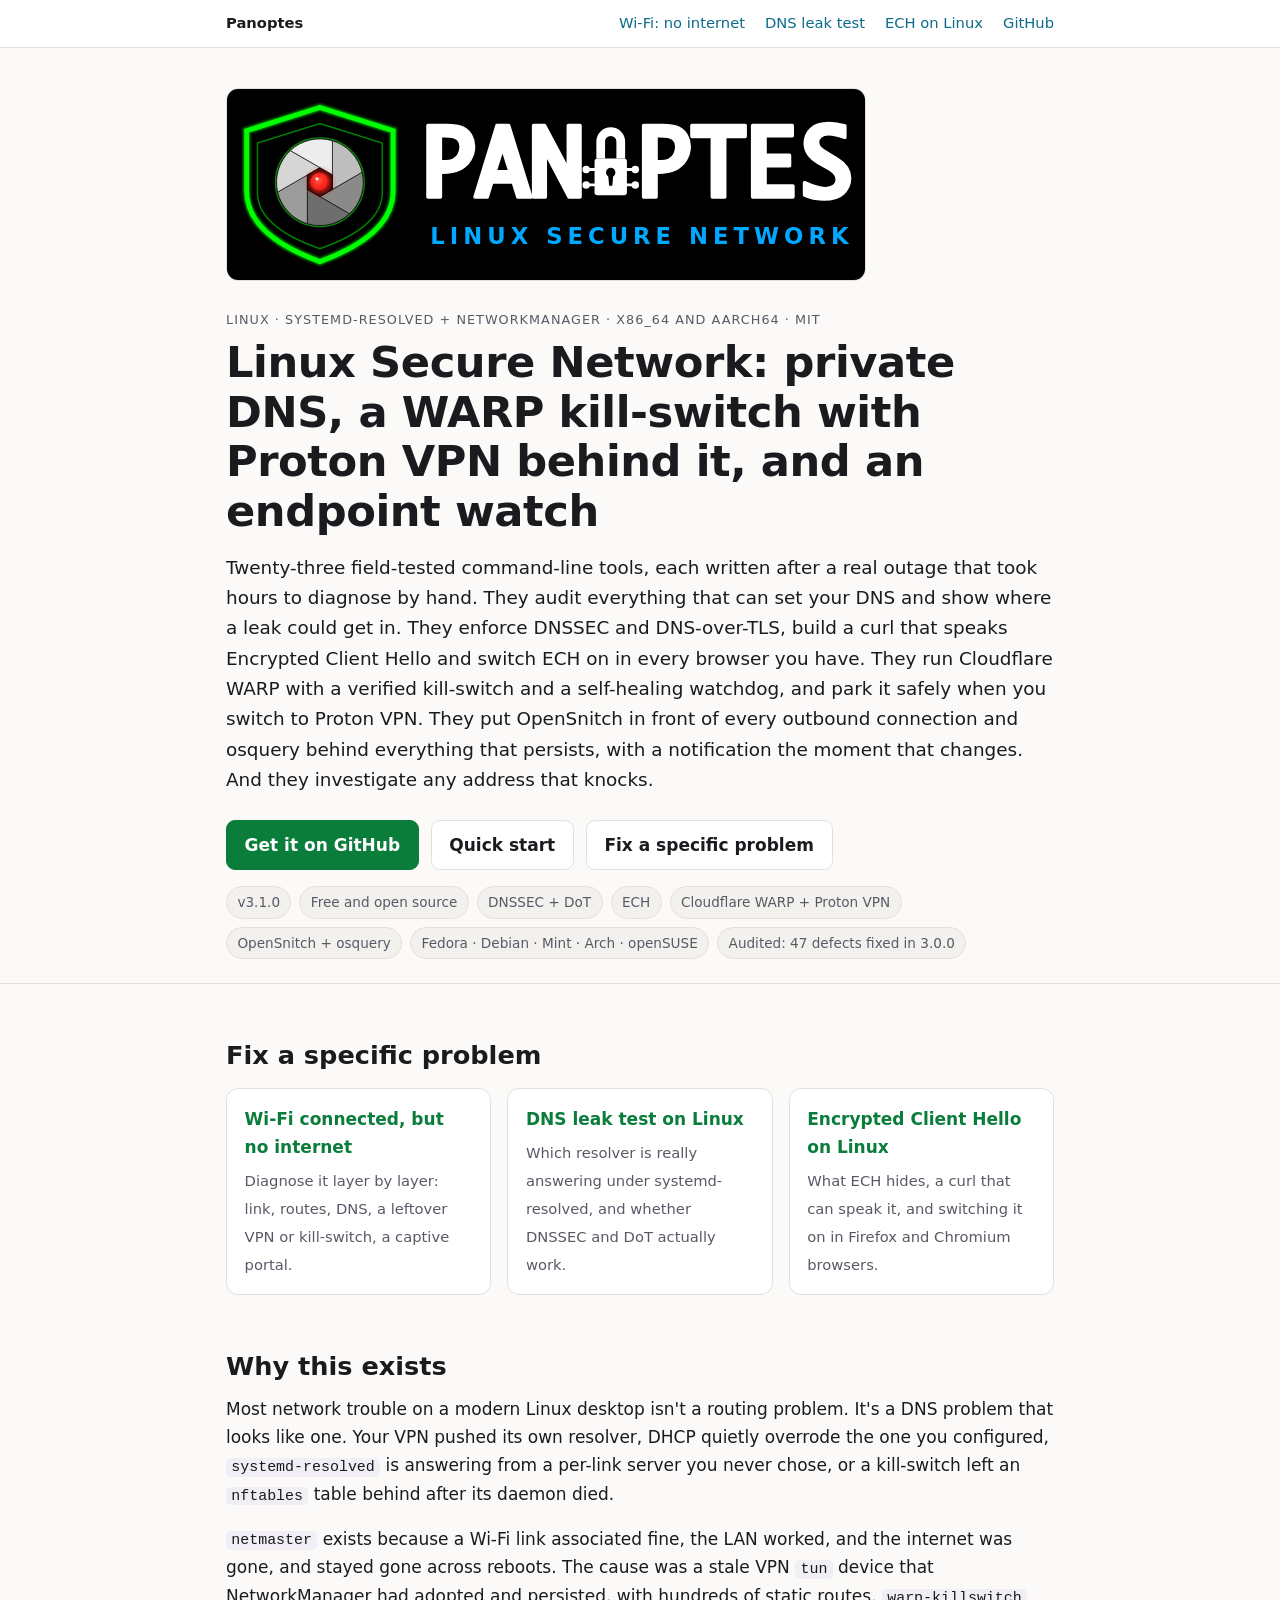
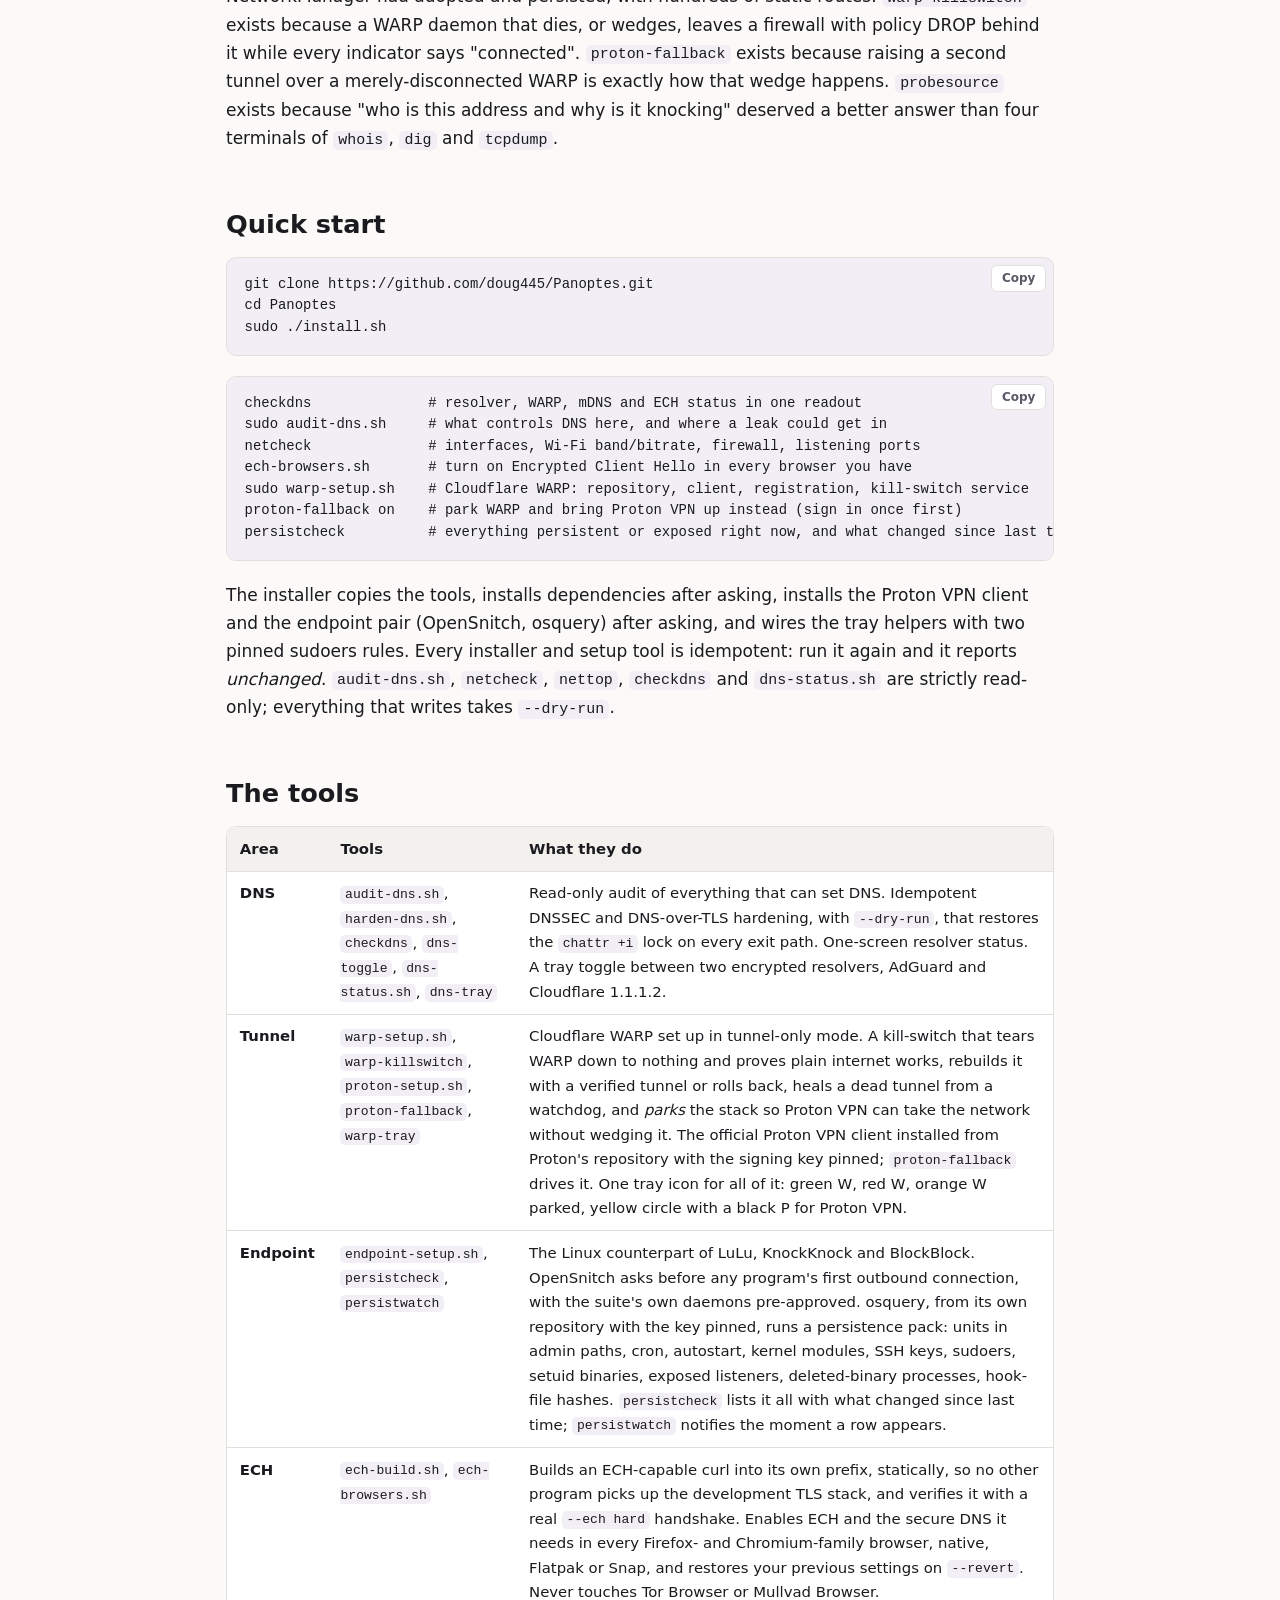
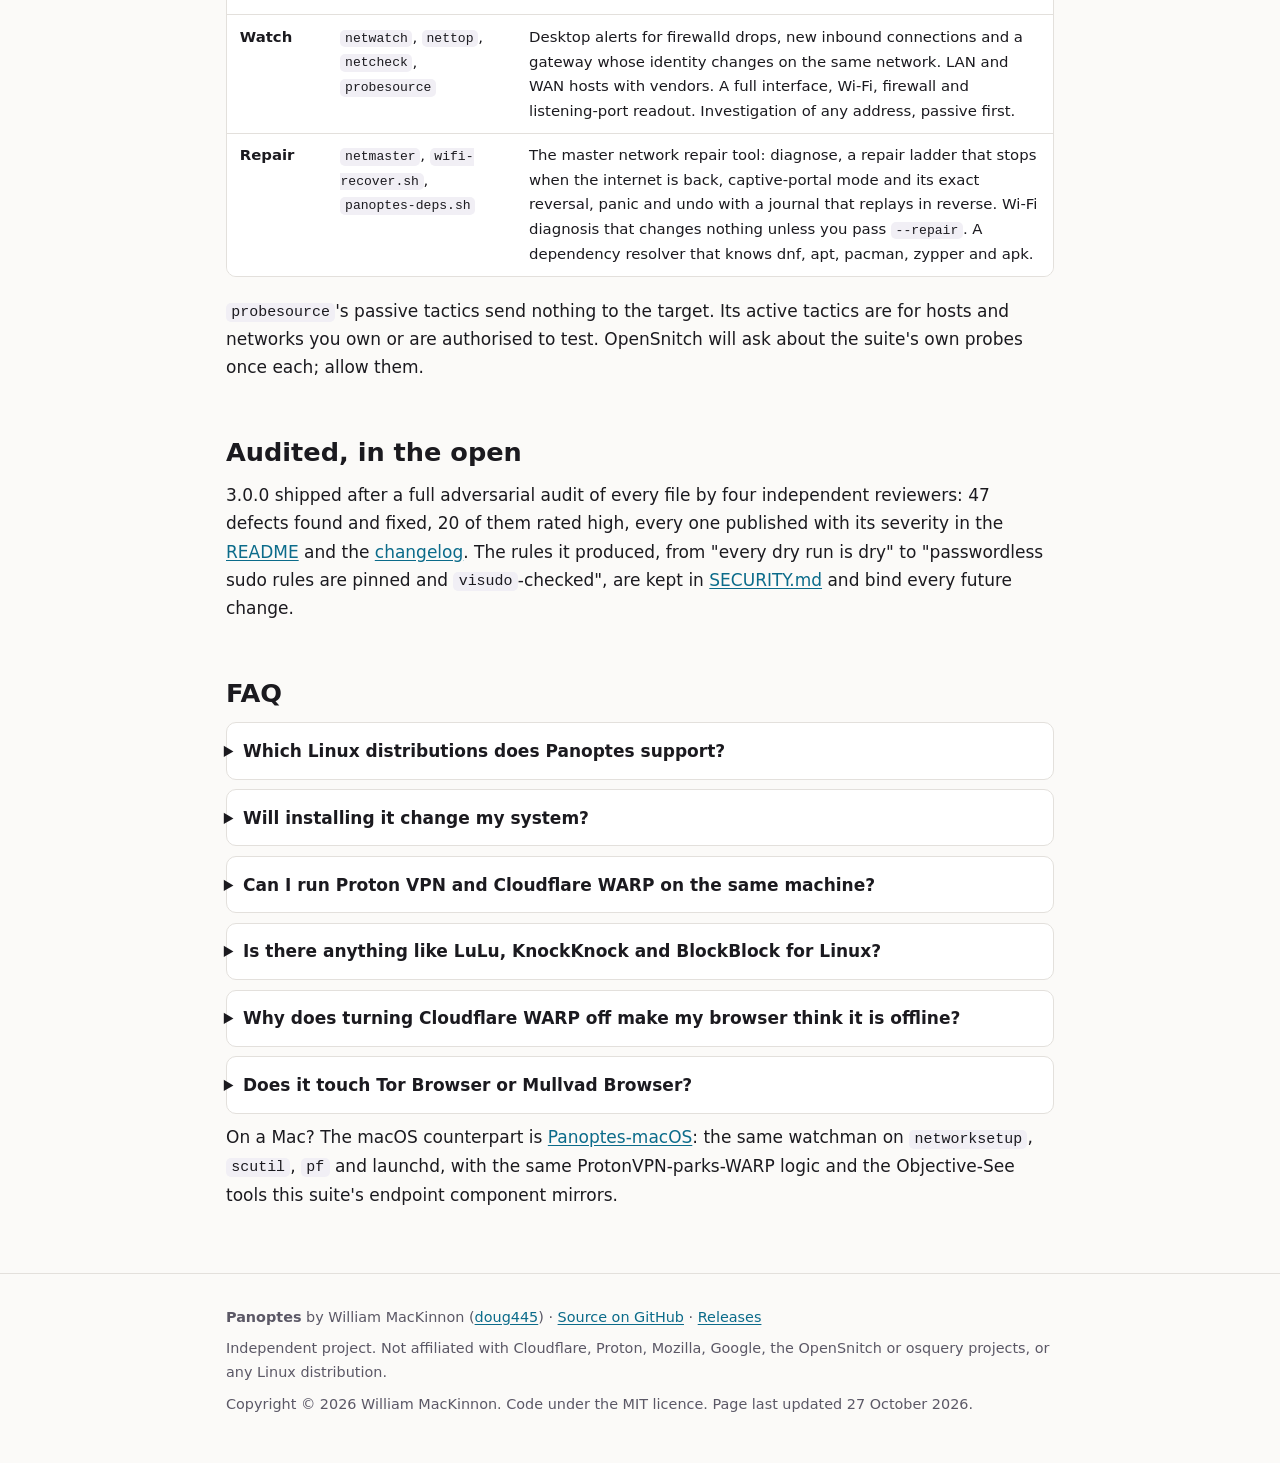
<file: index.html>
<!doctype html>
<html lang="en">
<head>
<meta charset="utf-8">
<meta name="viewport" content="width=device-width, initial-scale=1">
<title>Panoptes: Linux secure network — DNS, ECH, WARP + Proton VPN, endpoint watch</title>
<meta name="description" content="Free Linux network security suite: DNS leak auditing, DNSSEC and DNS-over-TLS hardening, Encrypted Client Hello in curl and every browser, a Cloudflare WARP kill-switch with Proton VPN fallback, OpenSnitch outbound firewall, osquery persistence watch, ARP-spoof alerts.">
<link rel="canonical" href="https://doug445.github.io/Panoptes/">
<meta name="author" content="William MacKinnon">
<meta name="robots" content="index, follow, max-image-preview:large">
<meta name="color-scheme" content="light dark">
<link rel="stylesheet" href="style.css">
<meta property="og:type" content="website">
<meta property="og:site_name" content="Panoptes">
<meta property="og:title" content="Panoptes: Linux Secure Network">
<meta property="og:description" content="Twenty-three command-line tools: DNS leak auditing, DNSSEC and DoT, Encrypted Client Hello, a Cloudflare WARP kill-switch with Proton VPN parked-fallback, OpenSnitch and osquery for outbound control and persistence alerts, firewall-drop and ARP-spoof monitoring, Wi-Fi recovery.">
<meta property="og:url" content="https://doug445.github.io/Panoptes/">
<meta property="og:image" content="https://doug445.github.io/Panoptes/card.png">
<meta property="og:image:width" content="1200">
<meta property="og:image:height" content="630">
<meta name="twitter:card" content="summary_large_image">
<script type="application/ld+json">
{
  "@context": "https://schema.org",
  "@graph": [
    {
      "@type": "SoftwareApplication",
      "name": "Panoptes",
      "description": "Linux network security suite: DNS leak auditing, DNSSEC and DNS-over-TLS enforcement, Encrypted Client Hello (an ECH-capable curl and ECH in every browser), a Cloudflare WARP tunnel with a verified kill-switch and self-healing watchdog, Proton VPN as a fallback tunnel with WARP parked underneath it, OpenSnitch outbound application firewall, an osquery persistence pack with on-demand listing and live alerts, firewalld/nftables drop monitoring, ARP-spoofing detection and Wi-Fi recovery.",
      "applicationCategory": "SecurityApplication",
      "operatingSystem": "Linux",
      "softwareVersion": "3.1.0",
      "license": "https://opensource.org/licenses/MIT",
      "url": "https://doug445.github.io/Panoptes/",
      "downloadUrl": "https://github.com/doug445/Panoptes",
      "codeRepository": "https://github.com/doug445/Panoptes",
      "offers": { "@type": "Offer", "price": "0", "priceCurrency": "USD" },
      "author": { "@type": "Person", "name": "William MacKinnon", "url": "https://github.com/doug445" }
    },
    {
      "@type": "FAQPage",
      "mainEntity": [
        { "@type": "Question", "name": "Which Linux distributions does Panoptes support?", "acceptedAnswer": { "@type": "Answer", "text": "It is built and used daily on Fedora and a Linux Mint MATE stick, and exercised on Manjaro, EndeavourOS, Debian/Ubuntu and Fedora Asahi Remix on Apple Silicon. Anything running systemd-resolved and NetworkManager is in scope, on x86_64 and aarch64; its dependency installer understands dnf, apt, pacman, zypper and apk." } },
        { "@type": "Question", "name": "Will installing it change my system?", "acceptedAnswer": { "@type": "Answer", "text": "The installer copies tools, installs dependencies after asking, installs the Proton VPN client and the endpoint pair (OpenSnitch, osquery) after asking, and writes two pinned sudoers rules for the tray helpers. The only services it enables are the WARP watchdog (when WARP is installed), opensnitch, osqueryd and persistwatch. audit-dns.sh, netcheck, nettop, checkdns and dns-status.sh are strictly read-only; everything that writes supports --dry-run." } },
        { "@type": "Question", "name": "Can I run Proton VPN and Cloudflare WARP on the same machine?", "acceptedAnswer": { "@type": "Answer", "text": "Not at the same time: when another tunnel takes the network, a merely-disconnected WARP daemon wedges with its lockdown firewall still loaded and the machine goes dark. proton-fallback parks the WARP stack first (daemon stopped, DNS kept, watchdog standing by), connects Proton VPN, and rebuilds WARP when Proton VPN disconnects. The tray shows the same thing: orange W for parked, a yellow circle with a black P for Proton VPN on." } },
        { "@type": "Question", "name": "Is there anything like LuLu, KnockKnock and BlockBlock for Linux?", "acceptedAnswer": { "@type": "Answer", "text": "Yes: the suite's endpoint component. OpenSnitch is the per-application outbound firewall with prompts. osquery with the suite's persistence pack gives the other two: persistcheck lists everything persistent or exposed and what changed since you last looked, and persistwatch raises a desktop notification when a new unit, cron entry, autostart item, kernel module, SSH key, sudoers rule, listener or changed hook file appears." } },
        { "@type": "Question", "name": "Why does turning Cloudflare WARP off make my browser think it is offline?", "acceptedAnswer": { "@type": "Answer", "text": "DNS lookups in flight at that moment fail DNSSEC validation because their transport disappeared mid-chain, and systemd-resolved caches the failures. resolvectl flush-caches clears them; every tunnel transition in the suite flushes for you. FallbackDNS= does not help: it is only used when DNS= is empty." } },
        { "@type": "Question", "name": "Does it touch Tor Browser or Mullvad Browser?", "acceptedAnswer": { "@type": "Answer", "text": "No. ech-browsers.sh never touches them: they resolve through their proxy circuit on purpose, and pointing them at a DoH resolver would send lookups around it." } }
      ]
    }
  ]
}
</script>
<style>
.logo-panel { margin-bottom: 1.75rem; }
.logo-panel img { display: block; width: 100%; max-width: 640px; height: auto; border-radius: 12px; }
</style>
</head>
<body>

<nav class="sitenav" aria-label="Site">
  <div class="wrap">
    <a class="brand" href="./">Panoptes</a>
    <a href="wifi-connected-no-internet-linux/">Wi-Fi: no internet</a>
    <a href="dns-leak-test-linux/">DNS leak test</a>
    <a href="encrypted-client-hello-linux/">ECH on Linux</a>
    <a href="https://github.com/doug445/Panoptes">GitHub</a>
  </div>
</nav>

<header class="hero">
  <div class="wrap">
    <div class="logo-panel"><img src="panoptes-logo.svg" width="1138" height="341" alt="Panoptes logo: Linux Secure Network"></div>
    <p class="eyebrow">Linux · systemd-resolved + NetworkManager · x86_64 and aarch64 · MIT</p>
    <h1>Linux Secure Network: private DNS, a WARP kill-switch with Proton VPN behind it, and an endpoint watch</h1>
    <p class="lede">
      Twenty-three field-tested command-line tools, each written after a real outage that took
      hours to diagnose by hand. They audit everything that can set your DNS and show where a leak
      could get in. They enforce DNSSEC and DNS-over-TLS, build a curl that speaks Encrypted Client
      Hello and switch ECH on in every browser you have. They run Cloudflare WARP with a verified
      kill-switch and a self-healing watchdog, and park it safely when you switch to Proton VPN.
      They put OpenSnitch in front of every outbound connection and osquery behind everything that
      persists, with a notification the moment that changes. And they investigate any address that
      knocks.
    </p>
    <div class="cta">
      <a class="btn primary" href="https://github.com/doug445/Panoptes">Get it on GitHub</a>
      <a class="btn" href="#quick-start">Quick start</a>
      <a class="btn" href="#problems">Fix a specific problem</a>
    </div>
    <ul class="facts" aria-label="At a glance">
      <li>v3.1.0</li><li>Free and open source</li><li>DNSSEC + DoT</li><li>ECH</li>
      <li>Cloudflare WARP + Proton VPN</li><li>OpenSnitch + osquery</li>
      <li>Fedora · Debian · Mint · Arch · openSUSE</li><li>Audited: 47 defects fixed in 3.0.0</li>
    </ul>
  </div>
</header>

<main class="wrap">

<h2 id="problems">Fix a specific problem</h2>
<div class="cards">
  <a class="card" href="wifi-connected-no-internet-linux/"><strong>Wi-Fi connected, but no internet</strong><span>Diagnose it layer by layer: link, routes, DNS, a leftover VPN or kill-switch, a captive portal.</span></a>
  <a class="card" href="dns-leak-test-linux/"><strong>DNS leak test on Linux</strong><span>Which resolver is really answering under systemd-resolved, and whether DNSSEC and DoT actually work.</span></a>
  <a class="card" href="encrypted-client-hello-linux/"><strong>Encrypted Client Hello on Linux</strong><span>What ECH hides, a curl that can speak it, and switching it on in Firefox and Chromium browsers.</span></a>
</div>

<h2 id="why">Why this exists</h2>
<p>
  Most network trouble on a modern Linux desktop isn't a routing problem. It's a DNS problem that
  looks like one. Your VPN pushed its own resolver, DHCP quietly overrode the one you configured,
  <code>systemd-resolved</code> is answering from a per-link server you never chose, or a
  kill-switch left an <code>nftables</code> table behind after its daemon died.
</p>
<p>
  <code>netmaster</code> exists because a Wi-Fi link associated fine, the LAN worked, and the
  internet was gone, and stayed gone across reboots. The cause was a stale VPN <code>tun</code>
  device that NetworkManager had adopted and persisted, with hundreds of static routes.
  <code>warp-killswitch</code> exists because a WARP daemon that dies, or wedges, leaves a
  firewall with policy DROP behind it while every indicator says "connected".
  <code>proton-fallback</code> exists because raising a second tunnel over a merely-disconnected
  WARP is exactly how that wedge happens. <code>probesource</code> exists because "who is this
  address and why is it knocking" deserved a better answer than four terminals of
  <code>whois</code>, <code>dig</code> and <code>tcpdump</code>.
</p>

<h2 id="quick-start">Quick start</h2>
<div class="codeblock"><pre><code>git clone https://github.com/doug445/Panoptes.git
cd Panoptes
sudo ./install.sh</code></pre></div>
<div class="codeblock"><pre><code>checkdns              # resolver, WARP, mDNS and ECH status in one readout
sudo audit-dns.sh     # what controls DNS here, and where a leak could get in
netcheck              # interfaces, Wi-Fi band/bitrate, firewall, listening ports
ech-browsers.sh       # turn on Encrypted Client Hello in every browser you have
sudo warp-setup.sh    # Cloudflare WARP: repository, client, registration, kill-switch service
proton-fallback on    # park WARP and bring Proton VPN up instead (sign in once first)
persistcheck          # everything persistent or exposed right now, and what changed since last time</code></pre></div>
<p>The installer copies the tools, installs dependencies after asking, installs the Proton VPN
  client and the endpoint pair (OpenSnitch, osquery) after asking, and wires the tray helpers with
  two pinned sudoers rules. Every installer and setup tool is idempotent: run it again and it
  reports <em>unchanged</em>. <code>audit-dns.sh</code>, <code>netcheck</code>,
  <code>nettop</code>, <code>checkdns</code> and <code>dns-status.sh</code> are strictly read-only;
  everything that writes takes <code>--dry-run</code>.</p>

<h2 id="tools">The tools</h2>
<div class="table-scroll"><table>
  <thead><tr><th>Area</th><th>Tools</th><th>What they do</th></tr></thead>
  <tbody>
    <tr><td><strong>DNS</strong></td><td><code>audit-dns.sh</code>, <code>harden-dns.sh</code>, <code>checkdns</code>, <code>dns-toggle</code>, <code>dns-status.sh</code>, <code>dns-tray</code></td><td>Read-only audit of everything that can set DNS. Idempotent DNSSEC and DNS-over-TLS hardening, with <code>--dry-run</code>, that restores the <code>chattr +i</code> lock on every exit path. One-screen resolver status. A tray toggle between two encrypted resolvers, AdGuard and Cloudflare 1.1.1.2.</td></tr>
    <tr><td><strong>Tunnel</strong></td><td><code>warp-setup.sh</code>, <code>warp-killswitch</code>, <code>proton-setup.sh</code>, <code>proton-fallback</code>, <code>warp-tray</code></td><td>Cloudflare WARP set up in tunnel-only mode. A kill-switch that tears WARP down to nothing and proves plain internet works, rebuilds it with a verified tunnel or rolls back, heals a dead tunnel from a watchdog, and <em>parks</em> the stack so Proton VPN can take the network without wedging it. The official Proton VPN client installed from Proton's repository with the signing key pinned; <code>proton-fallback</code> drives it. One tray icon for all of it: green W, red W, orange W parked, yellow circle with a black P for Proton VPN.</td></tr>
    <tr><td><strong>Endpoint</strong></td><td><code>endpoint-setup.sh</code>, <code>persistcheck</code>, <code>persistwatch</code></td><td>The Linux counterpart of LuLu, KnockKnock and BlockBlock. OpenSnitch asks before any program's first outbound connection, with the suite's own daemons pre-approved. osquery, from its own repository with the key pinned, runs a persistence pack: units in admin paths, cron, autostart, kernel modules, SSH keys, sudoers, setuid binaries, exposed listeners, deleted-binary processes, hook-file hashes. <code>persistcheck</code> lists it all with what changed since last time; <code>persistwatch</code> notifies the moment a row appears.</td></tr>
    <tr><td><strong>ECH</strong></td><td><code>ech-build.sh</code>, <code>ech-browsers.sh</code></td><td>Builds an ECH-capable curl into its own prefix, statically, so no other program picks up the development TLS stack, and verifies it with a real <code>--ech hard</code> handshake. Enables ECH and the secure DNS it needs in every Firefox- and Chromium-family browser, native, Flatpak or Snap, and restores your previous settings on <code>--revert</code>. Never touches Tor Browser or Mullvad Browser.</td></tr>
    <tr><td><strong>Watch</strong></td><td><code>netwatch</code>, <code>nettop</code>, <code>netcheck</code>, <code>probesource</code></td><td>Desktop alerts for firewalld drops, new inbound connections and a gateway whose identity changes on the same network. LAN and WAN hosts with vendors. A full interface, Wi-Fi, firewall and listening-port readout. Investigation of any address, passive first.</td></tr>
    <tr><td><strong>Repair</strong></td><td><code>netmaster</code>, <code>wifi-recover.sh</code>, <code>panoptes-deps.sh</code></td><td>The master network repair tool: diagnose, a repair ladder that stops when the internet is back, captive-portal mode and its exact reversal, panic and undo with a journal that replays in reverse. Wi-Fi diagnosis that changes nothing unless you pass <code>--repair</code>. A dependency resolver that knows dnf, apt, pacman, zypper and apk.</td></tr>
  </tbody>
</table></div>
<p><code>probesource</code>'s passive tactics send nothing to the target. Its active tactics are for
  hosts and networks you own or are authorised to test. OpenSnitch will ask about the suite's own
  probes once each; allow them.</p>

<h2 id="audit">Audited, in the open</h2>
<p>3.0.0 shipped after a full adversarial audit of every file by four independent reviewers: 47
  defects found and fixed, 20 of them rated high, every one published with its severity in the
  <a href="https://github.com/doug445/Panoptes#full-audit-300--claude-fable-51">README</a> and the
  <a href="https://github.com/doug445/Panoptes/blob/main/CHANGELOG.md">changelog</a>. The rules it
  produced, from "every dry run is dry" to "passwordless sudo rules are pinned and
  <code>visudo</code>-checked", are kept in
  <a href="https://github.com/doug445/Panoptes/blob/main/SECURITY.md">SECURITY.md</a> and bind every
  future change.</p>

<h2 id="faq">FAQ</h2>
<details>
  <summary>Which Linux distributions does Panoptes support?</summary>
  <p>It is built and used daily on Fedora and a Linux Mint MATE stick, and exercised on Manjaro,
    EndeavourOS, Debian/Ubuntu and Fedora Asahi Remix on Apple Silicon. Anything running
    systemd-resolved and NetworkManager is in scope, on x86_64 and aarch64; its dependency
    installer understands dnf, apt, pacman, zypper and apk.</p>
</details>
<details>
  <summary>Will installing it change my system?</summary>
  <p>The installer copies tools, installs dependencies after asking, installs the Proton VPN client
    and the endpoint pair (OpenSnitch, osquery) after asking, and writes two pinned sudoers rules
    for the tray helpers. The only services it enables are the WARP watchdog (when WARP is
    installed), opensnitch, osqueryd and persistwatch. audit-dns.sh, netcheck, nettop, checkdns and
    dns-status.sh are strictly read-only; everything that writes supports --dry-run.</p>
</details>
<details>
  <summary>Can I run Proton VPN and Cloudflare WARP on the same machine?</summary>
  <p>Not at the same time: when another tunnel takes the network, a merely-disconnected WARP daemon
    wedges with its lockdown firewall still loaded and the machine goes dark. proton-fallback parks
    the WARP stack first (daemon stopped, DNS kept, watchdog standing by), connects Proton VPN, and
    rebuilds WARP when Proton VPN disconnects. The tray shows the same thing: orange W for parked,
    a yellow circle with a black P for Proton VPN on.</p>
</details>
<details>
  <summary>Is there anything like LuLu, KnockKnock and BlockBlock for Linux?</summary>
  <p>Yes: the suite's endpoint component. OpenSnitch is the per-application outbound firewall with
    prompts. osquery with the suite's persistence pack gives the other two: persistcheck lists
    everything persistent or exposed and what changed since you last looked, and persistwatch
    raises a desktop notification when a new unit, cron entry, autostart item, kernel module, SSH
    key, sudoers rule, listener or changed hook file appears.</p>
</details>
<details>
  <summary>Why does turning Cloudflare WARP off make my browser think it is offline?</summary>
  <p>DNS lookups in flight at that moment fail DNSSEC validation because their transport
    disappeared mid-chain, and systemd-resolved caches the failures. resolvectl flush-caches clears
    them; every tunnel transition in the suite flushes for you. FallbackDNS= does not help: it is
    only used when DNS= is empty.</p>
</details>
<details>
  <summary>Does it touch Tor Browser or Mullvad Browser?</summary>
  <p>No. ech-browsers.sh never touches them: they resolve through their proxy circuit on purpose,
    and pointing them at a DoH resolver would send lookups around it.</p>
</details>

<p>On a Mac? The macOS counterpart is
  <a href="https://doug445.github.io/Panoptes-macOS/">Panoptes-macOS</a>: the same watchman on
  <code>networksetup</code>, <code>scutil</code>, <code>pf</code> and launchd, with the same
  ProtonVPN-parks-WARP logic and the Objective-See tools this suite's endpoint component mirrors.</p>
</main>

<footer>
  <div class="wrap">
    <p><strong>Panoptes</strong> by William MacKinnon
      (<a href="https://github.com/doug445">doug445</a>) ·
      <a href="https://github.com/doug445/Panoptes">Source on GitHub</a> ·
      <a href="https://github.com/doug445/Panoptes/releases">Releases</a></p>
    <p>Independent project. Not affiliated with Cloudflare, Proton, Mozilla, Google, the OpenSnitch or osquery projects, or any Linux distribution.</p>
    <p>Copyright © 2026 William MacKinnon. Code under the MIT licence. Page last updated 27 October 2026.</p>
  </div>
</footer>

<script>
document.querySelectorAll('.codeblock').forEach(function (block) {
  var btn = document.createElement('button');
  btn.className = 'copy'; btn.type = 'button'; btn.textContent = 'Copy';
  btn.addEventListener('click', function () {
    navigator.clipboard.writeText(block.querySelector('code').innerText).then(function () {
      btn.textContent = 'Copied'; setTimeout(function () { btn.textContent = 'Copy'; }, 1500);
    }).catch(function () { btn.textContent = 'Select + copy'; });
  });
  block.appendChild(btn);
});
</script>
</body>
</html>
</file>
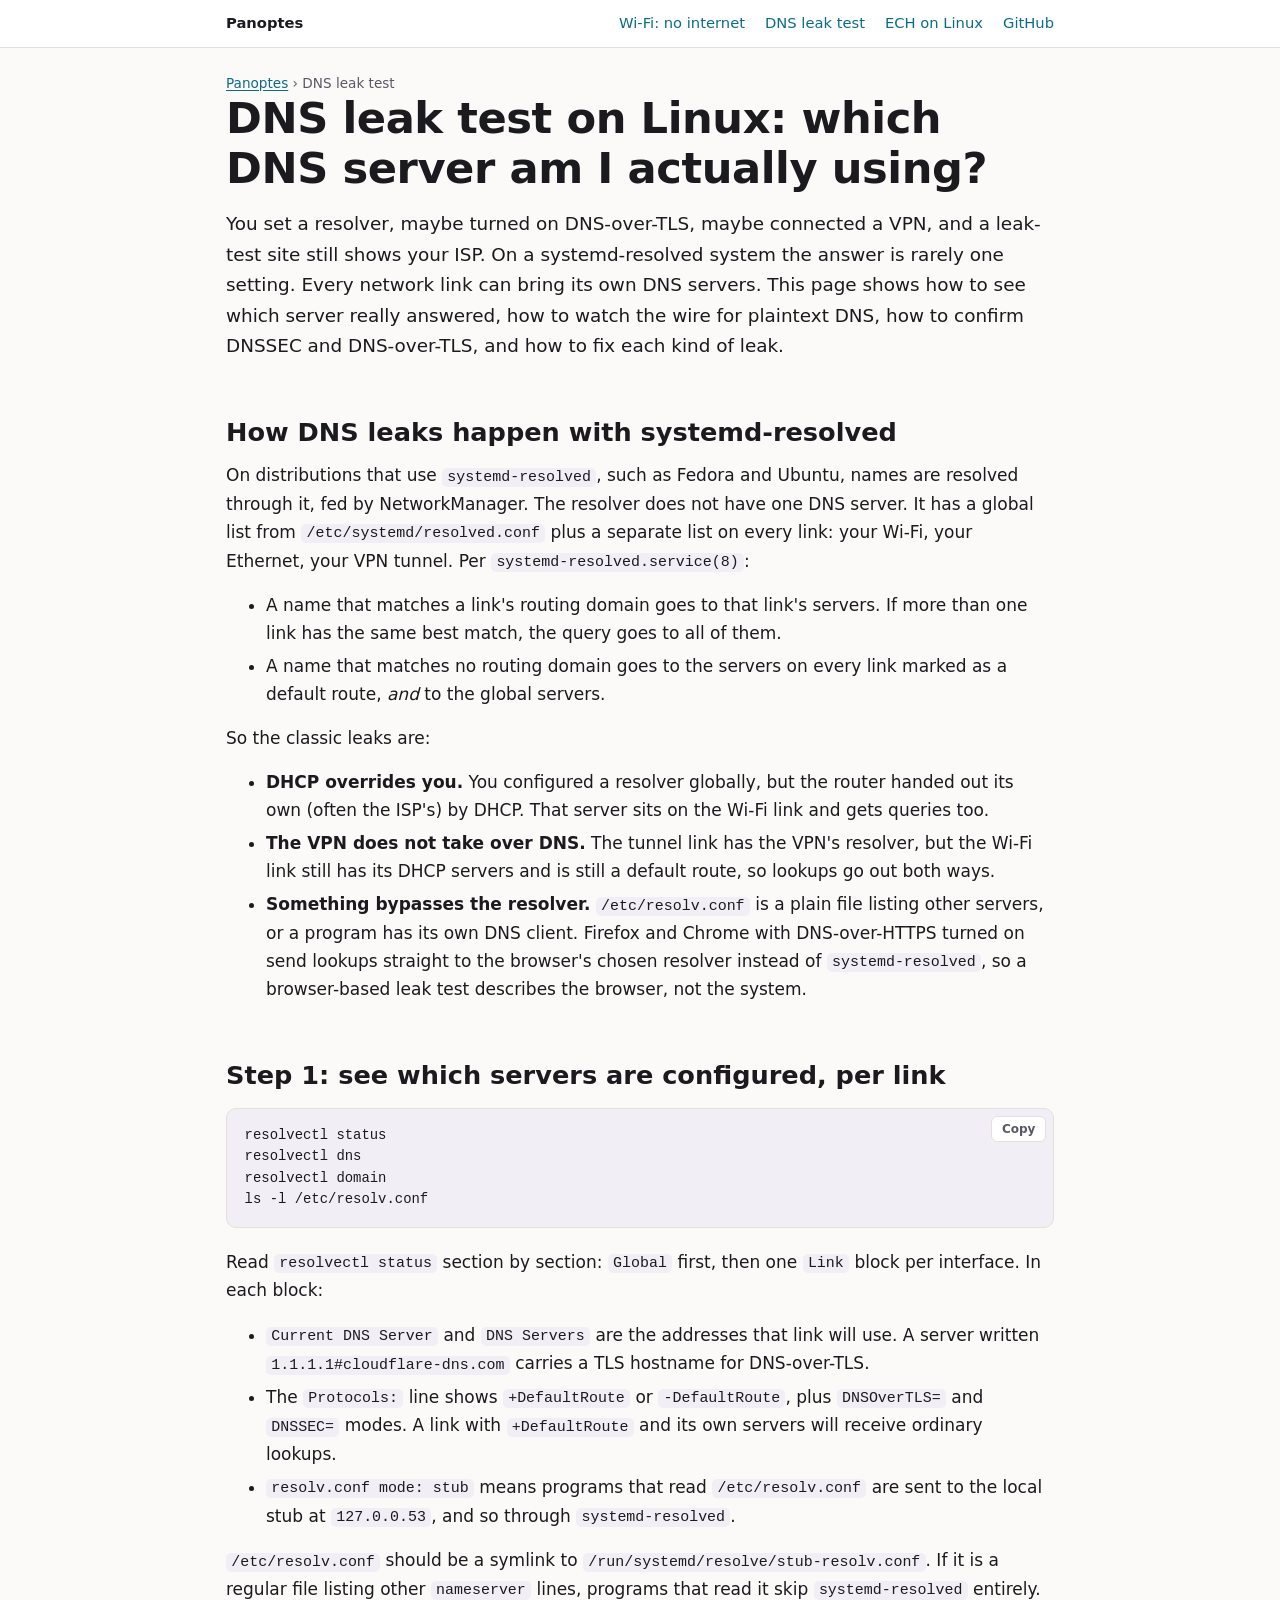
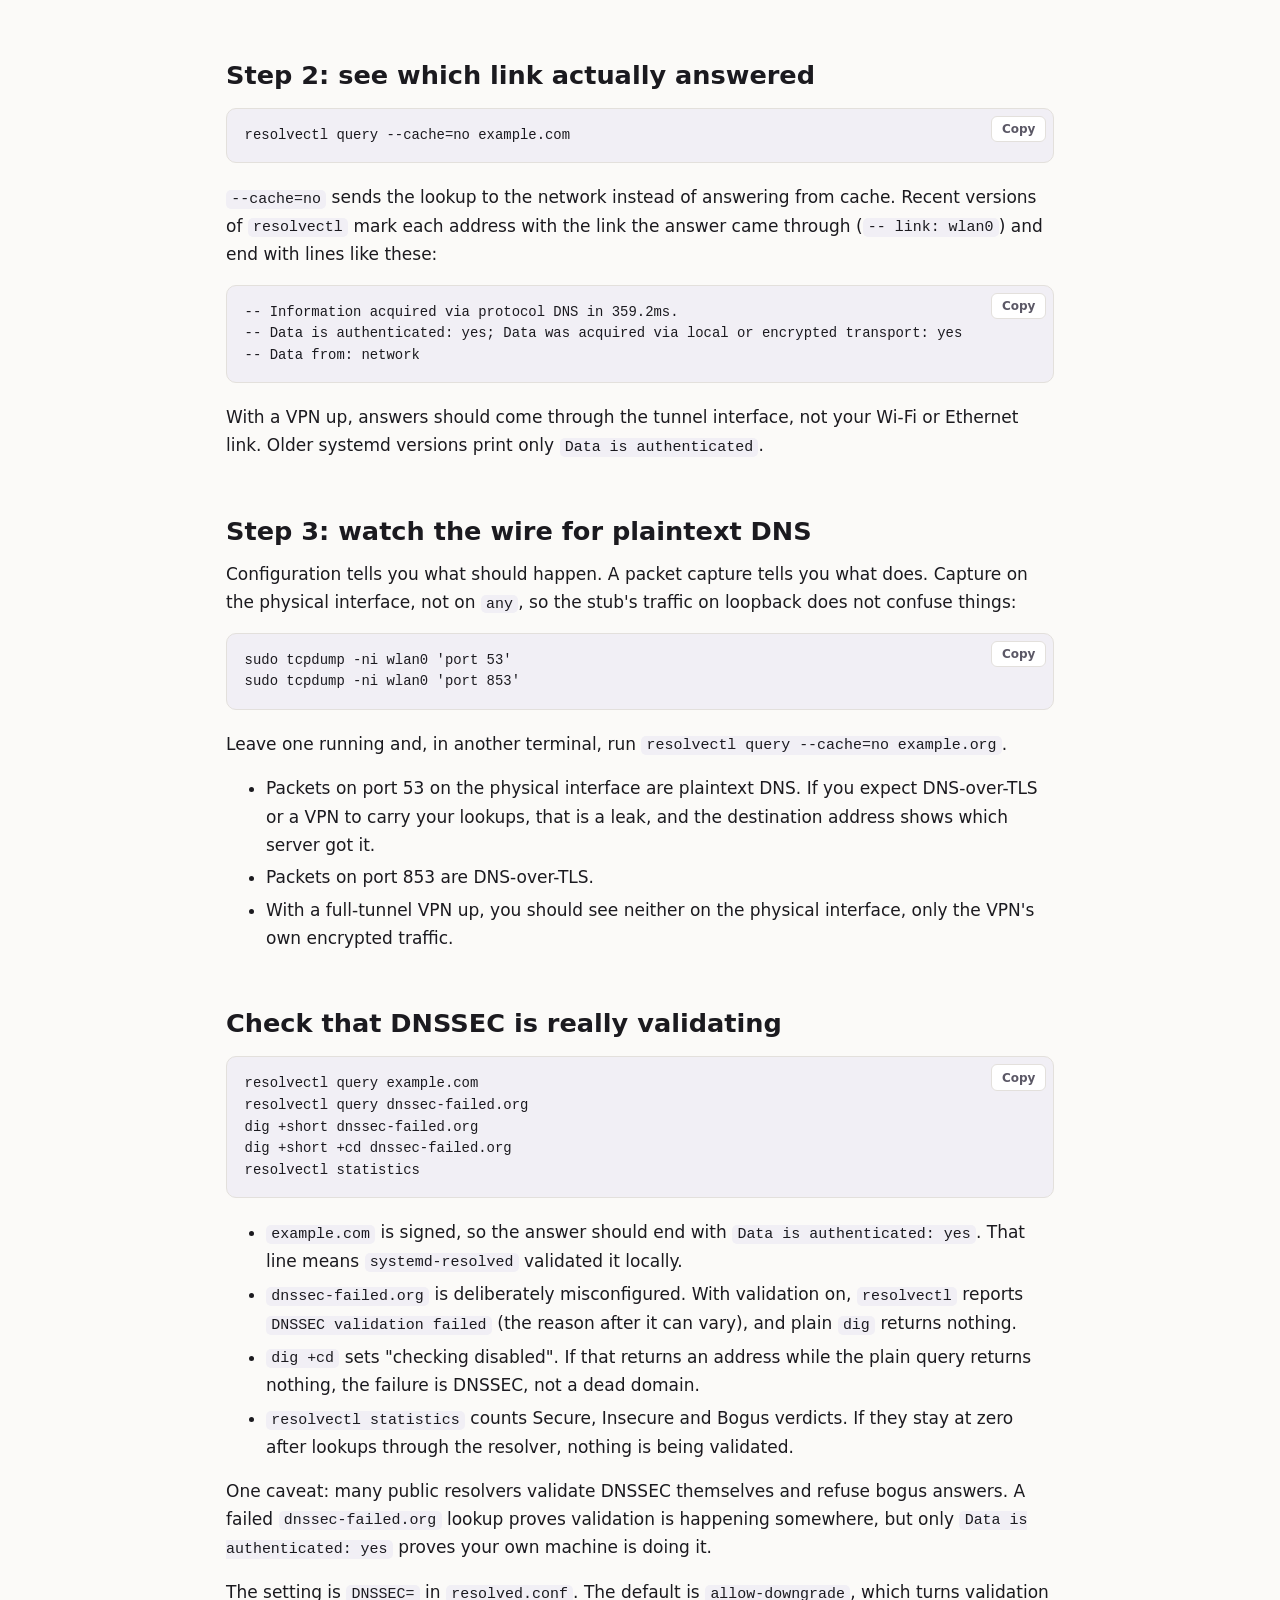
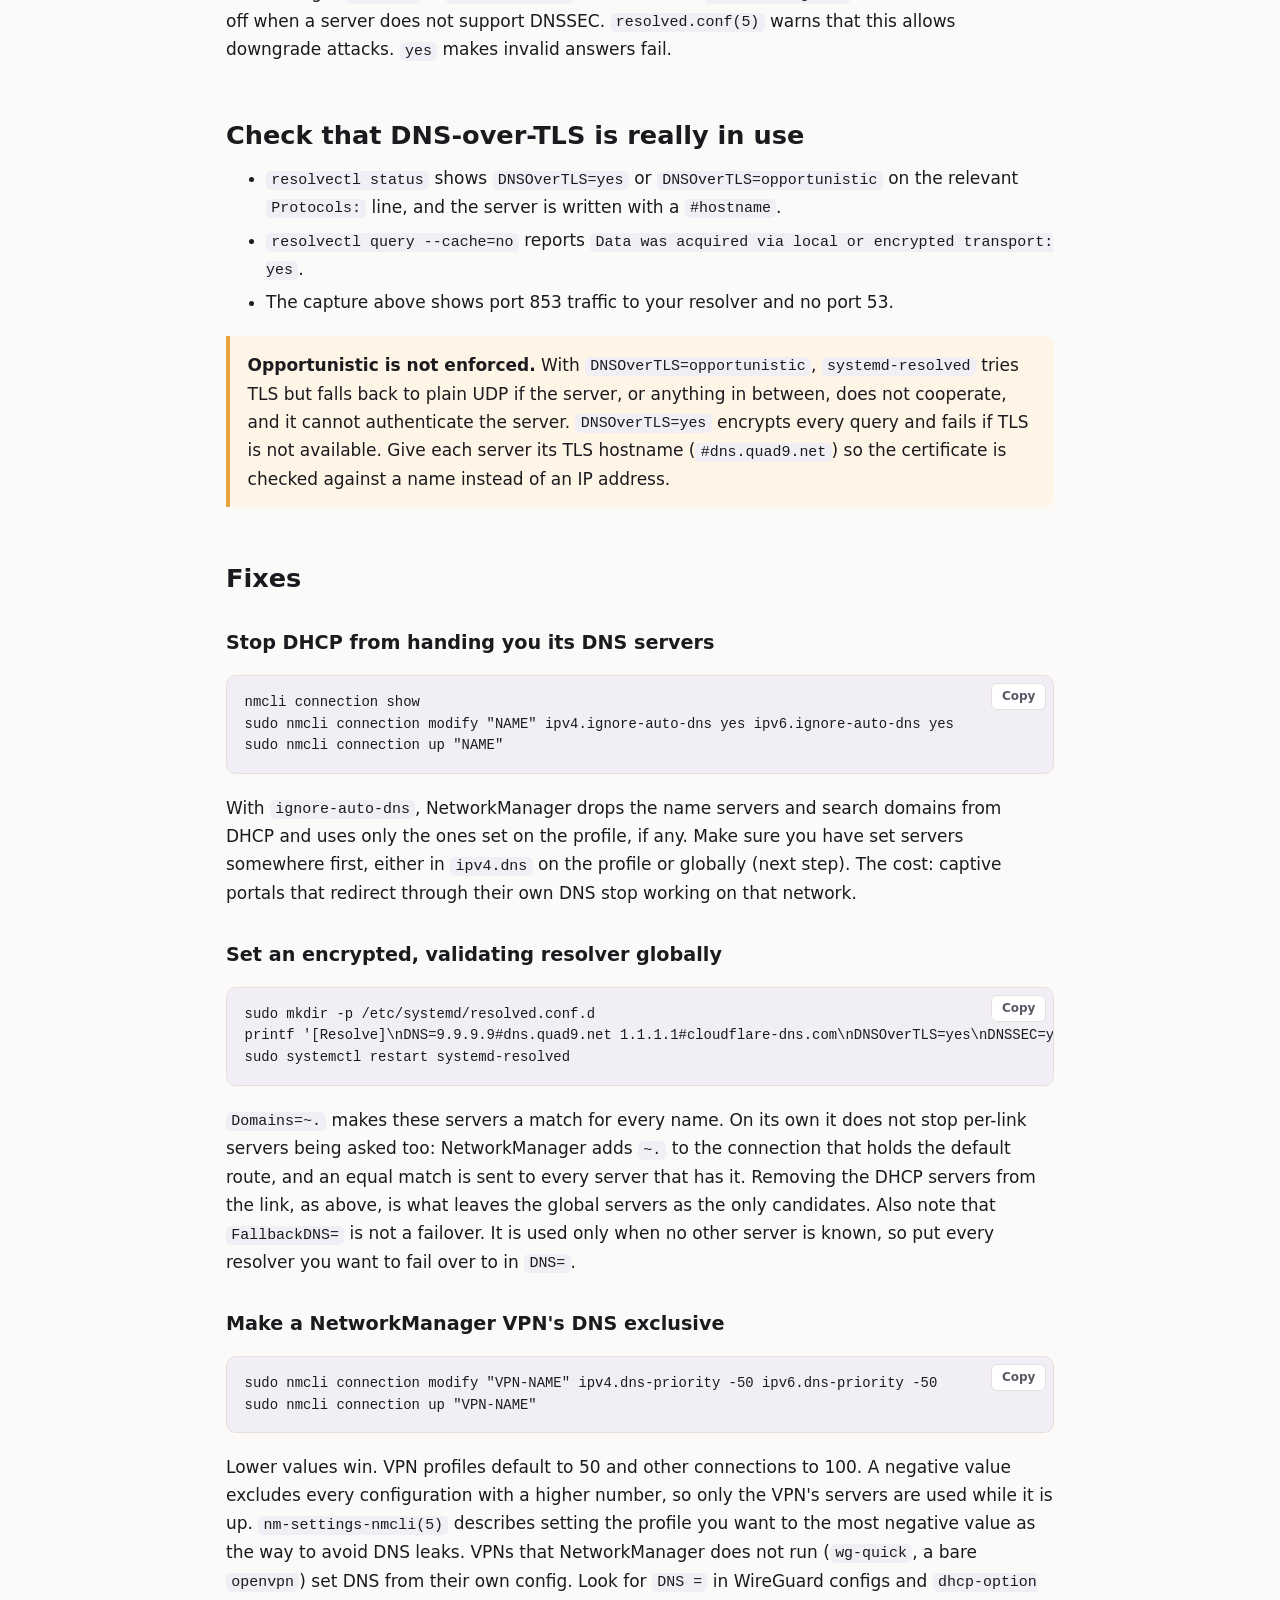
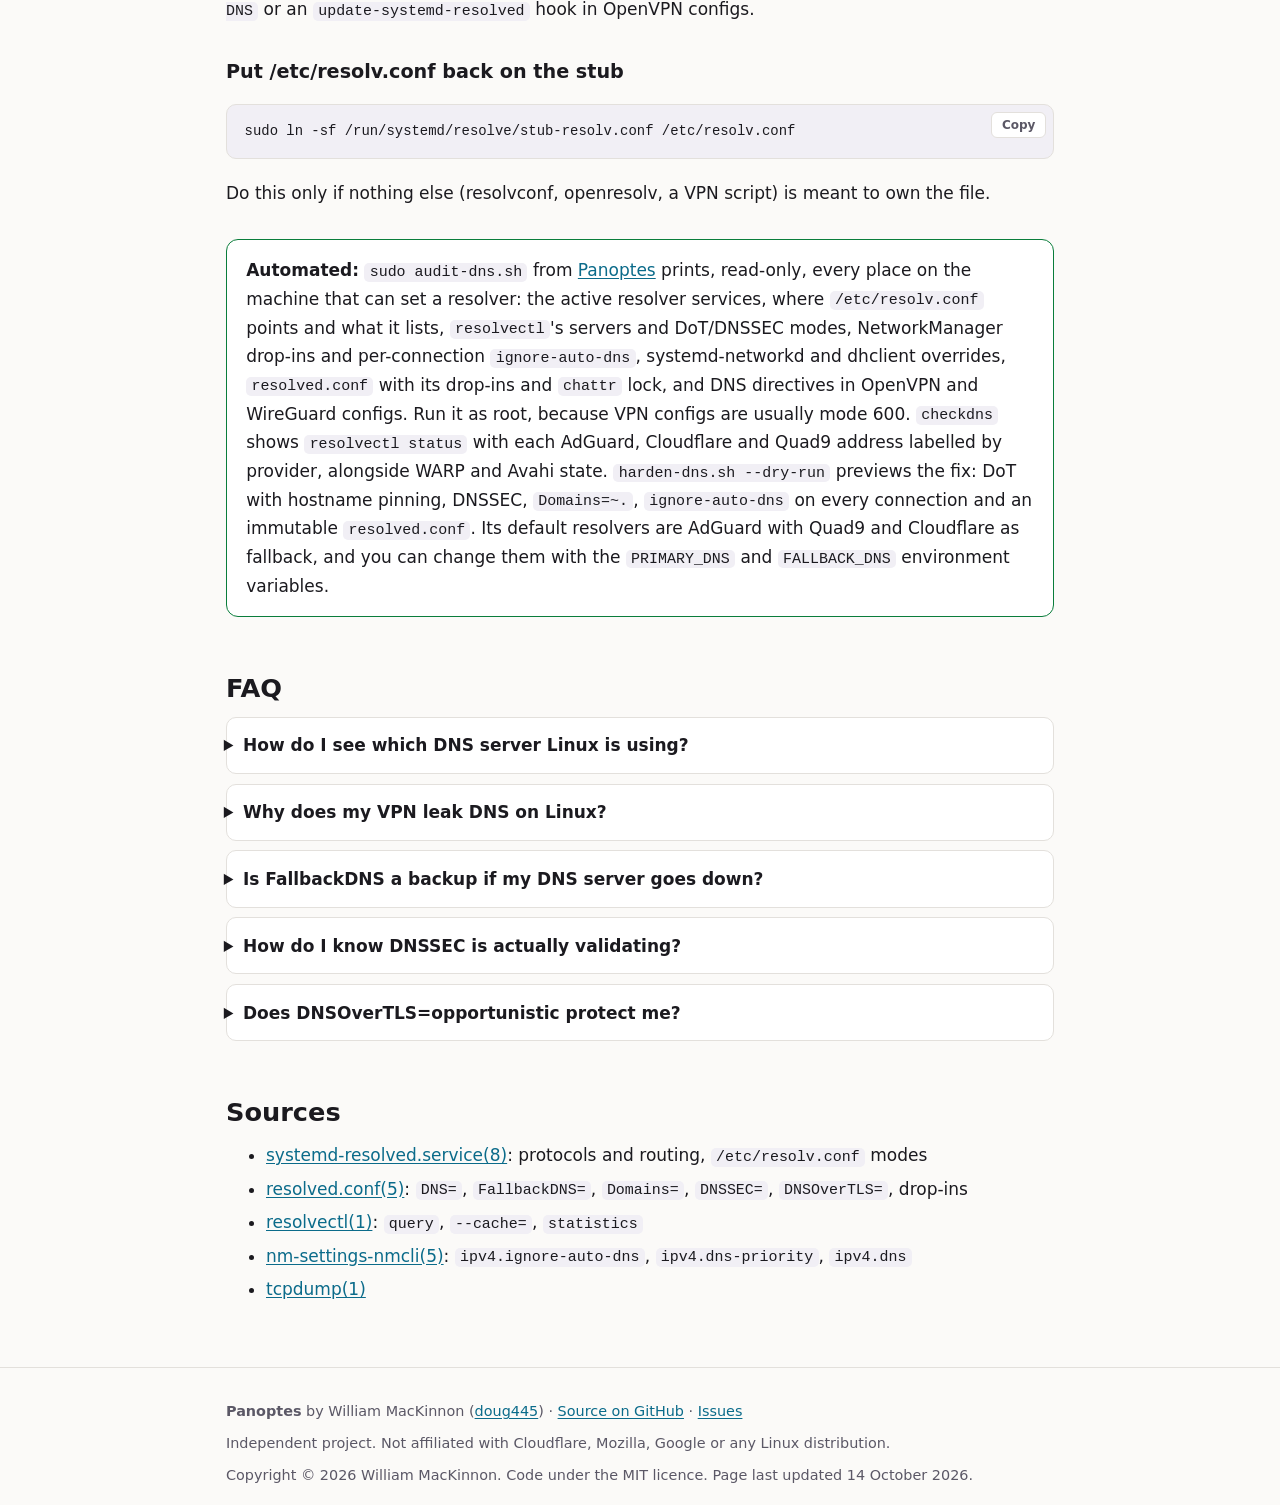
<file: dns-leak-test-linux/index.html>
<!doctype html>
<html lang="en">
<head>
<meta charset="utf-8">
<meta name="viewport" content="width=device-width, initial-scale=1">
<title>DNS Leak Test on Linux: Which DNS Server Am I Using?</title>
<meta name="description" content="Test for DNS leaks on Linux with resolvectl and tcpdump: see which server each link uses, why VPN and DHCP DNS leak, and confirm DNSSEC and DNS-over-TLS.">
<link rel="canonical" href="https://doug445.github.io/Panoptes/dns-leak-test-linux/">
<meta name="author" content="William MacKinnon">
<meta name="robots" content="index, follow, max-image-preview:large">
<meta name="color-scheme" content="light dark">
<link rel="stylesheet" href="../style.css">
<meta property="og:type" content="article">
<meta property="og:site_name" content="Panoptes">
<meta property="og:title" content="DNS Leak Test on Linux: Which DNS Server Am I Using?">
<meta property="og:description" content="Test for DNS leaks on Linux with resolvectl and tcpdump: see which server each link uses, why VPN and DHCP DNS leak, and confirm DNSSEC and DNS-over-TLS.">
<meta property="og:url" content="https://doug445.github.io/Panoptes/dns-leak-test-linux/">
<meta property="og:image" content="https://doug445.github.io/Panoptes/card.png">
<meta property="og:image:width" content="1200">
<meta property="og:image:height" content="630">
<meta property="article:published_time" content="2026-10-14">
<meta property="article:modified_time" content="2026-10-14">
<meta name="twitter:card" content="summary_large_image">
<script type="application/ld+json">
{
  "@context": "https://schema.org",
  "@graph": [
    {
      "@type": "TechArticle",
      "headline": "DNS leak test on Linux: which DNS server am I actually using?",
      "description": "Test for DNS leaks on Linux with resolvectl and tcpdump: see which server each link uses, why VPN and DHCP DNS leak, and confirm DNSSEC and DNS-over-TLS.",
      "datePublished": "2026-10-14",
      "dateModified": "2026-10-14",
      "image": "https://doug445.github.io/Panoptes/card.png",
      "author": { "@type": "Person", "name": "William MacKinnon", "url": "https://github.com/doug445" },
      "mainEntityOfPage": "https://doug445.github.io/Panoptes/dns-leak-test-linux/",
      "about": { "@type": "SoftwareApplication", "name": "Panoptes", "url": "https://doug445.github.io/Panoptes/", "applicationCategory": "SecurityApplication", "operatingSystem": "Linux" }
    },
    {
      "@type": "BreadcrumbList",
      "itemListElement": [
        { "@type": "ListItem", "position": 1, "name": "Panoptes", "item": "https://doug445.github.io/Panoptes/" },
        { "@type": "ListItem", "position": 2, "name": "DNS leak test", "item": "https://doug445.github.io/Panoptes/dns-leak-test-linux/" }
      ]
    },
    {
      "@type": "FAQPage",
      "mainEntity": [
        { "@type": "Question", "name": "How do I see which DNS server Linux is using?", "acceptedAnswer": { "@type": "Answer", "text": "Run resolvectl status. It lists the global servers and, separately, the servers on each network link, with the one in use shown as Current DNS Server. To see which link answered a particular lookup, run resolvectl query --cache=no example.com." } },
        { "@type": "Question", "name": "Why does my VPN leak DNS on Linux?", "acceptedAnswer": { "@type": "Answer", "text": "systemd-resolved keeps DNS servers per link. If your Wi-Fi link still has DHCP-provided servers and is still a default route, lookups go to it as well as to the VPN. For a NetworkManager VPN, set ipv4.dns-priority and ipv6.dns-priority to a negative value such as -50 on the VPN profile and reconnect." } },
        { "@type": "Question", "name": "Is FallbackDNS a backup if my DNS server goes down?", "acceptedAnswer": { "@type": "Answer", "text": "No. resolved.conf(5) says FallbackDNS is only used if no other DNS server information is known. If you want failover, list the extra servers in DNS= itself." } },
        { "@type": "Question", "name": "How do I know DNSSEC is actually validating?", "acceptedAnswer": { "@type": "Answer", "text": "Run resolvectl query example.com and look for Data is authenticated: yes. Then query dnssec-failed.org, which is deliberately broken: with validation on, it fails with DNSSEC validation failed." } },
        { "@type": "Question", "name": "Does DNSOverTLS=opportunistic protect me?", "acceptedAnswer": { "@type": "Answer", "text": "Only against passive snooping, and only when TLS works. In opportunistic mode systemd-resolved falls back to plain DNS if TLS fails and cannot authenticate the server. Use DNSOverTLS=yes with a #hostname on each server if you need it enforced." } }
      ]
    }
  ]
}
</script>
</head>
<body>

<nav class="sitenav" aria-label="Site">
  <div class="wrap">
    <a class="brand" href="../">Panoptes</a>
    <a href="../wifi-connected-no-internet-linux/">Wi-Fi: no internet</a>
    <a href="../dns-leak-test-linux/">DNS leak test</a>
    <a href="../encrypted-client-hello-linux/">ECH on Linux</a>
    <a href="https://github.com/doug445/Panoptes">GitHub</a>
  </div>
</nav>

<main class="wrap">
<p class="crumbs"><a href="../">Panoptes</a> › DNS leak test</p>
<h1>DNS leak test on Linux: which DNS server am I actually using?</h1>
<p class="lede">You set a resolver, maybe turned on DNS-over-TLS, maybe connected a VPN, and a leak-test site still shows your ISP. On a systemd-resolved system the answer is rarely one setting. Every network link can bring its own DNS servers. This page shows how to see which server really answered, how to watch the wire for plaintext DNS, how to confirm DNSSEC and DNS-over-TLS, and how to fix each kind of leak.</p>

<h2 id="how-it-leaks">How DNS leaks happen with systemd-resolved</h2>
<p>On distributions that use <code>systemd-resolved</code>, such as Fedora and Ubuntu, names are resolved through it, fed by NetworkManager. The resolver does not have one DNS server. It has a global list from <code>/etc/systemd/resolved.conf</code> plus a separate list on every link: your Wi-Fi, your Ethernet, your VPN tunnel. Per <code>systemd-resolved.service(8)</code>:</p>
<ul>
<li>A name that matches a link's routing domain goes to that link's servers. If more than one link has the same best match, the query goes to all of them.</li>
<li>A name that matches no routing domain goes to the servers on every link marked as a default route, <em>and</em> to the global servers.</li>
</ul>
<p>So the classic leaks are:</p>
<ul>
<li><strong>DHCP overrides you.</strong> You configured a resolver globally, but the router handed out its own (often the ISP's) by DHCP. That server sits on the Wi-Fi link and gets queries too.</li>
<li><strong>The VPN does not take over DNS.</strong> The tunnel link has the VPN's resolver, but the Wi-Fi link still has its DHCP servers and is still a default route, so lookups go out both ways.</li>
<li><strong>Something bypasses the resolver.</strong> <code>/etc/resolv.conf</code> is a plain file listing other servers, or a program has its own DNS client. Firefox and Chrome with DNS-over-HTTPS turned on send lookups straight to the browser's chosen resolver instead of <code>systemd-resolved</code>, so a browser-based leak test describes the browser, not the system.</li>
</ul>

<h2 id="see-configured">Step 1: see which servers are configured, per link</h2>
<div class="codeblock"><pre><code>resolvectl status
resolvectl dns
resolvectl domain
ls -l /etc/resolv.conf</code></pre></div>
<p>Read <code>resolvectl status</code> section by section: <code>Global</code> first, then one <code>Link</code> block per interface. In each block:</p>
<ul>
<li><code>Current DNS Server</code> and <code>DNS Servers</code> are the addresses that link will use. A server written <code>1.1.1.1#cloudflare-dns.com</code> carries a TLS hostname for DNS-over-TLS.</li>
<li>The <code>Protocols:</code> line shows <code>+DefaultRoute</code> or <code>-DefaultRoute</code>, plus <code>DNSOverTLS=</code> and <code>DNSSEC=</code> modes. A link with <code>+DefaultRoute</code> and its own servers will receive ordinary lookups.</li>
<li><code>resolv.conf mode: stub</code> means programs that read <code>/etc/resolv.conf</code> are sent to the local stub at <code>127.0.0.53</code>, and so through <code>systemd-resolved</code>.</li>
</ul>
<p><code>/etc/resolv.conf</code> should be a symlink to <code>/run/systemd/resolve/stub-resolv.conf</code>. If it is a regular file listing other <code>nameserver</code> lines, programs that read it skip <code>systemd-resolved</code> entirely.</p>

<h2 id="see-answers">Step 2: see which link actually answered</h2>
<div class="codeblock"><pre><code>resolvectl query --cache=no example.com</code></pre></div>
<p><code>--cache=no</code> sends the lookup to the network instead of answering from cache. Recent versions of <code>resolvectl</code> mark each address with the link the answer came through (<code>-- link: wlan0</code>) and end with lines like these:</p>
<div class="codeblock"><pre><code>-- Information acquired via protocol DNS in 359.2ms.
-- Data is authenticated: yes; Data was acquired via local or encrypted transport: yes
-- Data from: network</code></pre></div>
<p>With a VPN up, answers should come through the tunnel interface, not your Wi-Fi or Ethernet link. Older systemd versions print only <code>Data is authenticated</code>.</p>

<h2 id="watch-the-wire">Step 3: watch the wire for plaintext DNS</h2>
<p>Configuration tells you what should happen. A packet capture tells you what does. Capture on the physical interface, not on <code>any</code>, so the stub's traffic on loopback does not confuse things:</p>
<div class="codeblock"><pre><code>sudo tcpdump -ni wlan0 'port 53'
sudo tcpdump -ni wlan0 'port 853'</code></pre></div>
<p>Leave one running and, in another terminal, run <code>resolvectl query --cache=no example.org</code>.</p>
<ul>
<li>Packets on port 53 on the physical interface are plaintext DNS. If you expect DNS-over-TLS or a VPN to carry your lookups, that is a leak, and the destination address shows which server got it.</li>
<li>Packets on port 853 are DNS-over-TLS.</li>
<li>With a full-tunnel VPN up, you should see neither on the physical interface, only the VPN's own encrypted traffic.</li>
</ul>

<h2 id="dnssec">Check that DNSSEC is really validating</h2>
<div class="codeblock"><pre><code>resolvectl query example.com
resolvectl query dnssec-failed.org
dig +short dnssec-failed.org
dig +short +cd dnssec-failed.org
resolvectl statistics</code></pre></div>
<ul>
<li><code>example.com</code> is signed, so the answer should end with <code>Data is authenticated: yes</code>. That line means <code>systemd-resolved</code> validated it locally.</li>
<li><code>dnssec-failed.org</code> is deliberately misconfigured. With validation on, <code>resolvectl</code> reports <code>DNSSEC validation failed</code> (the reason after it can vary), and plain <code>dig</code> returns nothing.</li>
<li><code>dig +cd</code> sets "checking disabled". If that returns an address while the plain query returns nothing, the failure is DNSSEC, not a dead domain.</li>
<li><code>resolvectl statistics</code> counts Secure, Insecure and Bogus verdicts. If they stay at zero after lookups through the resolver, nothing is being validated.</li>
</ul>
<p>One caveat: many public resolvers validate DNSSEC themselves and refuse bogus answers. A failed <code>dnssec-failed.org</code> lookup proves validation is happening somewhere, but only <code>Data is authenticated: yes</code> proves your own machine is doing it.</p>
<p>The setting is <code>DNSSEC=</code> in <code>resolved.conf</code>. The default is <code>allow-downgrade</code>, which turns validation off when a server does not support DNSSEC. <code>resolved.conf(5)</code> warns that this allows downgrade attacks. <code>yes</code> makes invalid answers fail.</p>

<h2 id="dot">Check that DNS-over-TLS is really in use</h2>
<ul>
<li><code>resolvectl status</code> shows <code>DNSOverTLS=yes</code> or <code>DNSOverTLS=opportunistic</code> on the relevant <code>Protocols:</code> line, and the server is written with a <code>#hostname</code>.</li>
<li><code>resolvectl query --cache=no</code> reports <code>Data was acquired via local or encrypted transport: yes</code>.</li>
<li>The capture above shows port 853 traffic to your resolver and no port 53.</li>
</ul>
<div class="note"><p><strong>Opportunistic is not enforced.</strong> With <code>DNSOverTLS=opportunistic</code>, <code>systemd-resolved</code> tries TLS but falls back to plain UDP if the server, or anything in between, does not cooperate, and it cannot authenticate the server. <code>DNSOverTLS=yes</code> encrypts every query and fails if TLS is not available. Give each server its TLS hostname (<code>#dns.quad9.net</code>) so the certificate is checked against a name instead of an IP address.</p></div>

<h2 id="fixes">Fixes</h2>
<h3>Stop DHCP from handing you its DNS servers</h3>
<div class="codeblock"><pre><code>nmcli connection show
sudo nmcli connection modify "NAME" ipv4.ignore-auto-dns yes ipv6.ignore-auto-dns yes
sudo nmcli connection up "NAME"</code></pre></div>
<p>With <code>ignore-auto-dns</code>, NetworkManager drops the name servers and search domains from DHCP and uses only the ones set on the profile, if any. Make sure you have set servers somewhere first, either in <code>ipv4.dns</code> on the profile or globally (next step). The cost: captive portals that redirect through their own DNS stop working on that network.</p>

<h3>Set an encrypted, validating resolver globally</h3>
<div class="codeblock"><pre><code>sudo mkdir -p /etc/systemd/resolved.conf.d
printf '[Resolve]\nDNS=9.9.9.9#dns.quad9.net 1.1.1.1#cloudflare-dns.com\nDNSOverTLS=yes\nDNSSEC=yes\nDomains=~.\n' | sudo tee /etc/systemd/resolved.conf.d/90-encrypted-dns.conf
sudo systemctl restart systemd-resolved</code></pre></div>
<p><code>Domains=~.</code> makes these servers a match for every name. On its own it does not stop per-link servers being asked too: NetworkManager adds <code>~.</code> to the connection that holds the default route, and an equal match is sent to every server that has it. Removing the DHCP servers from the link, as above, is what leaves the global servers as the only candidates. Also note that <code>FallbackDNS=</code> is not a failover. It is used only when no other server is known, so put every resolver you want to fail over to in <code>DNS=</code>.</p>

<h3>Make a NetworkManager VPN's DNS exclusive</h3>
<div class="codeblock"><pre><code>sudo nmcli connection modify "VPN-NAME" ipv4.dns-priority -50 ipv6.dns-priority -50
sudo nmcli connection up "VPN-NAME"</code></pre></div>
<p>Lower values win. VPN profiles default to 50 and other connections to 100. A negative value excludes every configuration with a higher number, so only the VPN's servers are used while it is up. <code>nm-settings-nmcli(5)</code> describes setting the profile you want to the most negative value as the way to avoid DNS leaks. VPNs that NetworkManager does not run (<code>wg-quick</code>, a bare <code>openvpn</code>) set DNS from their own config. Look for <code>DNS =</code> in WireGuard configs and <code>dhcp-option DNS</code> or an <code>update-systemd-resolved</code> hook in OpenVPN configs.</p>

<h3>Put /etc/resolv.conf back on the stub</h3>
<div class="codeblock"><pre><code>sudo ln -sf /run/systemd/resolve/stub-resolv.conf /etc/resolv.conf</code></pre></div>
<p>Do this only if nothing else (resolvconf, openresolv, a VPN script) is meant to own the file.</p>

<div class="tool"><p><strong>Automated:</strong> <code>sudo audit-dns.sh</code> from <a href="https://github.com/doug445/Panoptes">Panoptes</a> prints, read-only, every place on the machine that can set a resolver: the active resolver services, where <code>/etc/resolv.conf</code> points and what it lists, <code>resolvectl</code>'s servers and DoT/DNSSEC modes, NetworkManager drop-ins and per-connection <code>ignore-auto-dns</code>, systemd-networkd and dhclient overrides, <code>resolved.conf</code> with its drop-ins and <code>chattr</code> lock, and DNS directives in OpenVPN and WireGuard configs. Run it as root, because VPN configs are usually mode 600. <code>checkdns</code> shows <code>resolvectl status</code> with each AdGuard, Cloudflare and Quad9 address labelled by provider, alongside WARP and Avahi state. <code>harden-dns.sh --dry-run</code> previews the fix: DoT with hostname pinning, DNSSEC, <code>Domains=~.</code>, <code>ignore-auto-dns</code> on every connection and an immutable <code>resolved.conf</code>. Its default resolvers are AdGuard with Quad9 and Cloudflare as fallback, and you can change them with the <code>PRIMARY_DNS</code> and <code>FALLBACK_DNS</code> environment variables.</p></div>

<h2 id="faq">FAQ</h2>
<details><summary>How do I see which DNS server Linux is using?</summary><p>Run resolvectl status. It lists the global servers and, separately, the servers on each network link, with the one in use shown as Current DNS Server. To see which link answered a particular lookup, run resolvectl query --cache=no example.com.</p></details>
<details><summary>Why does my VPN leak DNS on Linux?</summary><p>systemd-resolved keeps DNS servers per link. If your Wi-Fi link still has DHCP-provided servers and is still a default route, lookups go to it as well as to the VPN. For a NetworkManager VPN, set ipv4.dns-priority and ipv6.dns-priority to a negative value such as -50 on the VPN profile and reconnect.</p></details>
<details><summary>Is FallbackDNS a backup if my DNS server goes down?</summary><p>No. resolved.conf(5) says FallbackDNS is only used if no other DNS server information is known. If you want failover, list the extra servers in DNS= itself.</p></details>
<details><summary>How do I know DNSSEC is actually validating?</summary><p>Run resolvectl query example.com and look for Data is authenticated: yes. Then query dnssec-failed.org, which is deliberately broken: with validation on, it fails with DNSSEC validation failed.</p></details>
<details><summary>Does DNSOverTLS=opportunistic protect me?</summary><p>Only against passive snooping, and only when TLS works. In opportunistic mode systemd-resolved falls back to plain DNS if TLS fails and cannot authenticate the server. Use DNSOverTLS=yes with a #hostname on each server if you need it enforced.</p></details>

<h2 id="sources">Sources</h2>
<ul>
<li><a href="https://man7.org/linux/man-pages/man8/systemd-resolved.service.8.html">systemd-resolved.service(8)</a>: protocols and routing, <code>/etc/resolv.conf</code> modes</li>
<li><a href="https://man7.org/linux/man-pages/man5/resolved.conf.5.html">resolved.conf(5)</a>: <code>DNS=</code>, <code>FallbackDNS=</code>, <code>Domains=</code>, <code>DNSSEC=</code>, <code>DNSOverTLS=</code>, drop-ins</li>
<li><a href="https://man7.org/linux/man-pages/man1/resolvectl.1.html">resolvectl(1)</a>: <code>query</code>, <code>--cache=</code>, <code>statistics</code></li>
<li><a href="https://networkmanager.pages.freedesktop.org/NetworkManager/NetworkManager/nm-settings-nmcli.html">nm-settings-nmcli(5)</a>: <code>ipv4.ignore-auto-dns</code>, <code>ipv4.dns-priority</code>, <code>ipv4.dns</code></li>
<li><a href="https://man7.org/linux/man-pages/man1/tcpdump.1.html">tcpdump(1)</a></li>
</ul>

</main>

<footer>
  <div class="wrap">
    <p><strong>Panoptes</strong> by William MacKinnon
      (<a href="https://github.com/doug445">doug445</a>) ·
      <a href="https://github.com/doug445/Panoptes">Source on GitHub</a> ·
      <a href="https://github.com/doug445/Panoptes/issues">Issues</a></p>
    <p>Independent project. Not affiliated with Cloudflare, Mozilla, Google or any Linux distribution.</p>
    <p>Copyright © 2026 William MacKinnon. Code under the MIT licence. Page last updated 14 October 2026.</p>
  </div>
</footer>

<script>
document.querySelectorAll('.codeblock').forEach(function (block) {
  var btn = document.createElement('button');
  btn.className = 'copy'; btn.type = 'button'; btn.textContent = 'Copy';
  btn.addEventListener('click', function () {
    navigator.clipboard.writeText(block.querySelector('code').innerText).then(function () {
      btn.textContent = 'Copied'; setTimeout(function () { btn.textContent = 'Copy'; }, 1500);
    }).catch(function () { btn.textContent = 'Select + copy'; });
  });
  block.appendChild(btn);
});
</script>
</body>
</html>
</file>
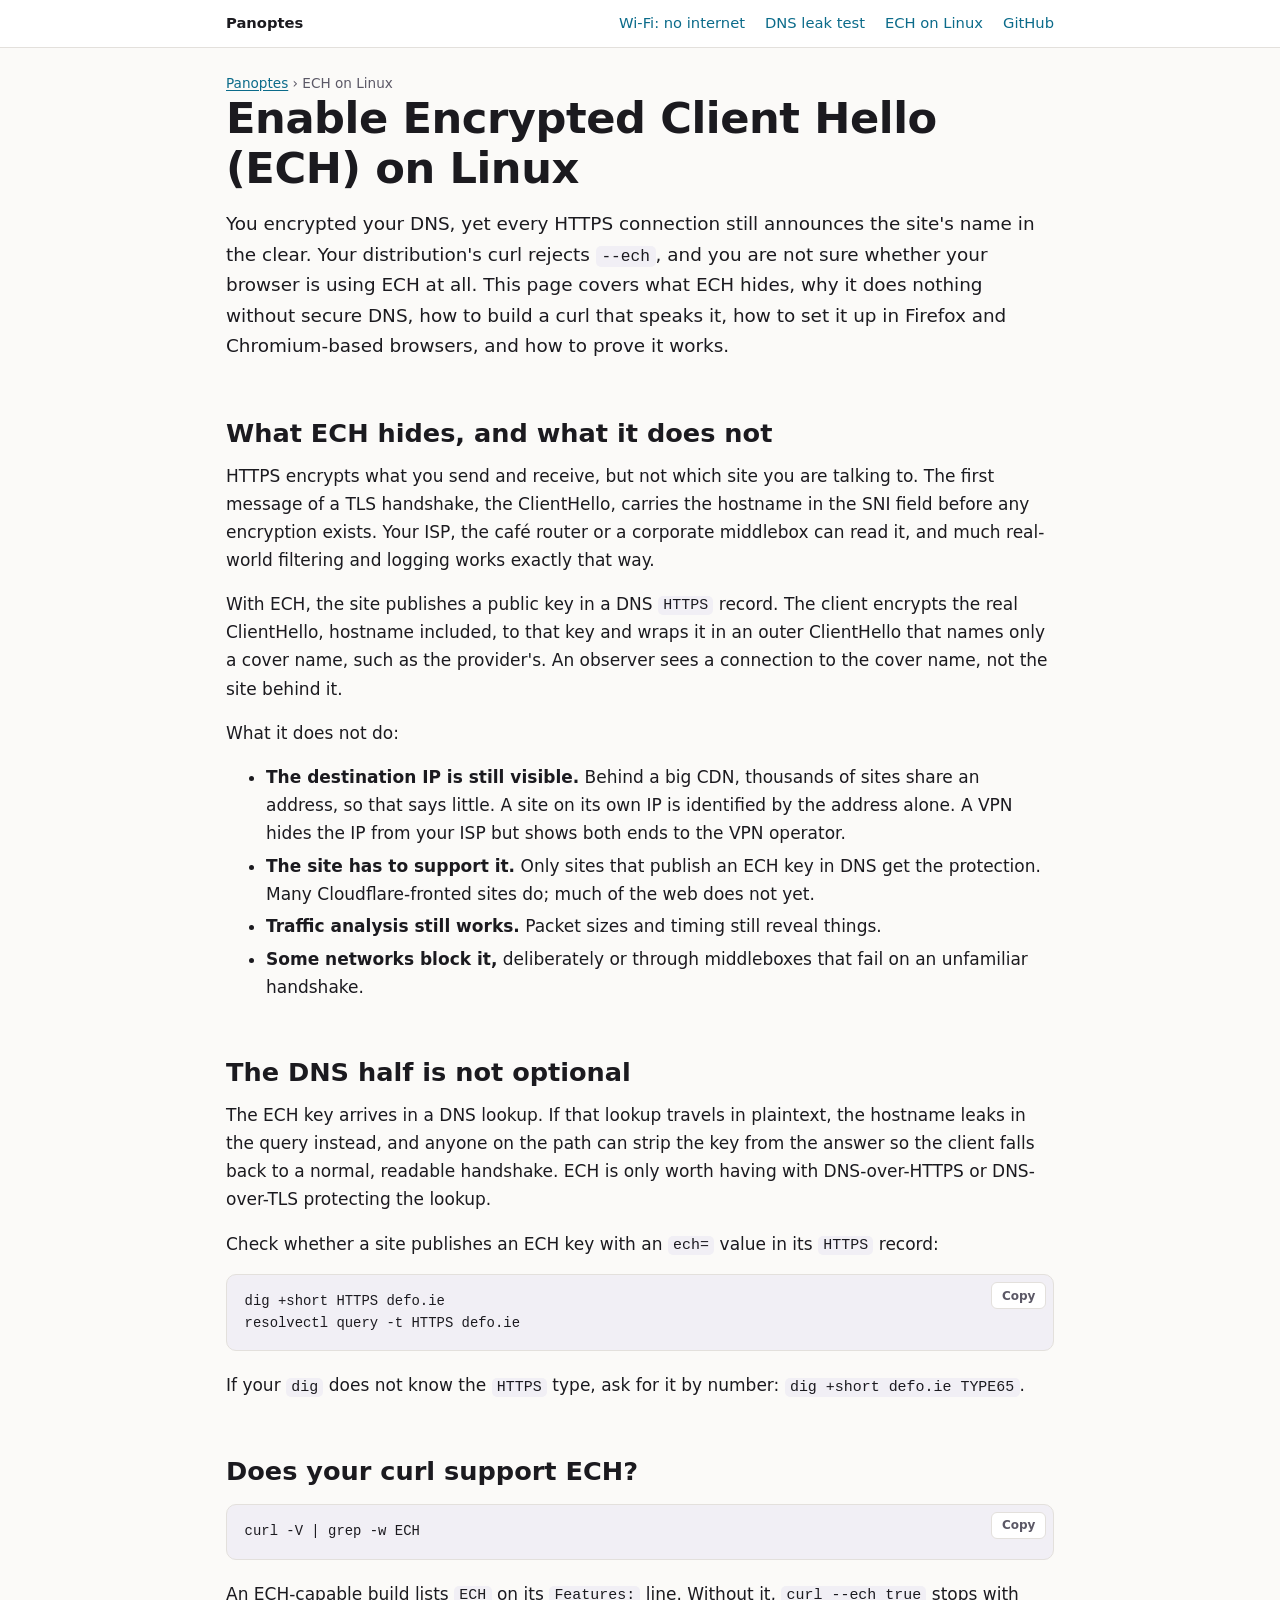
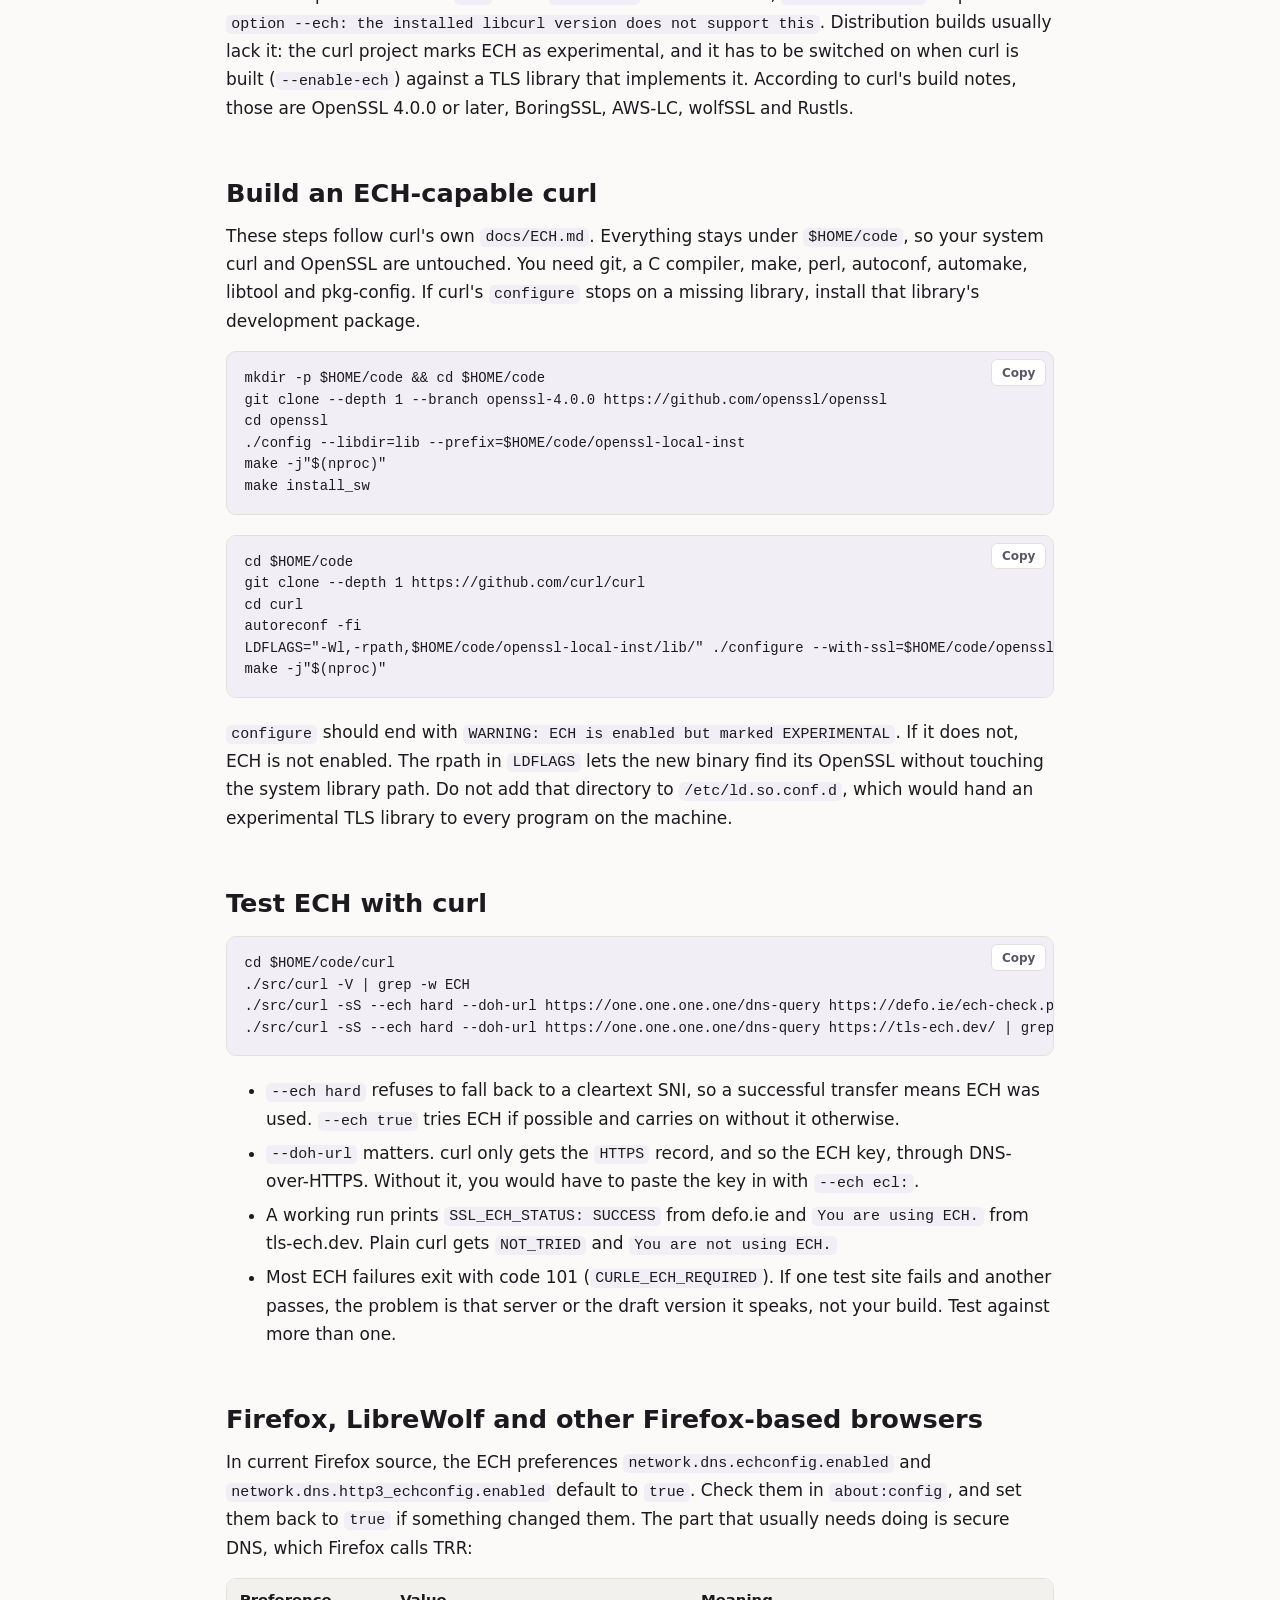
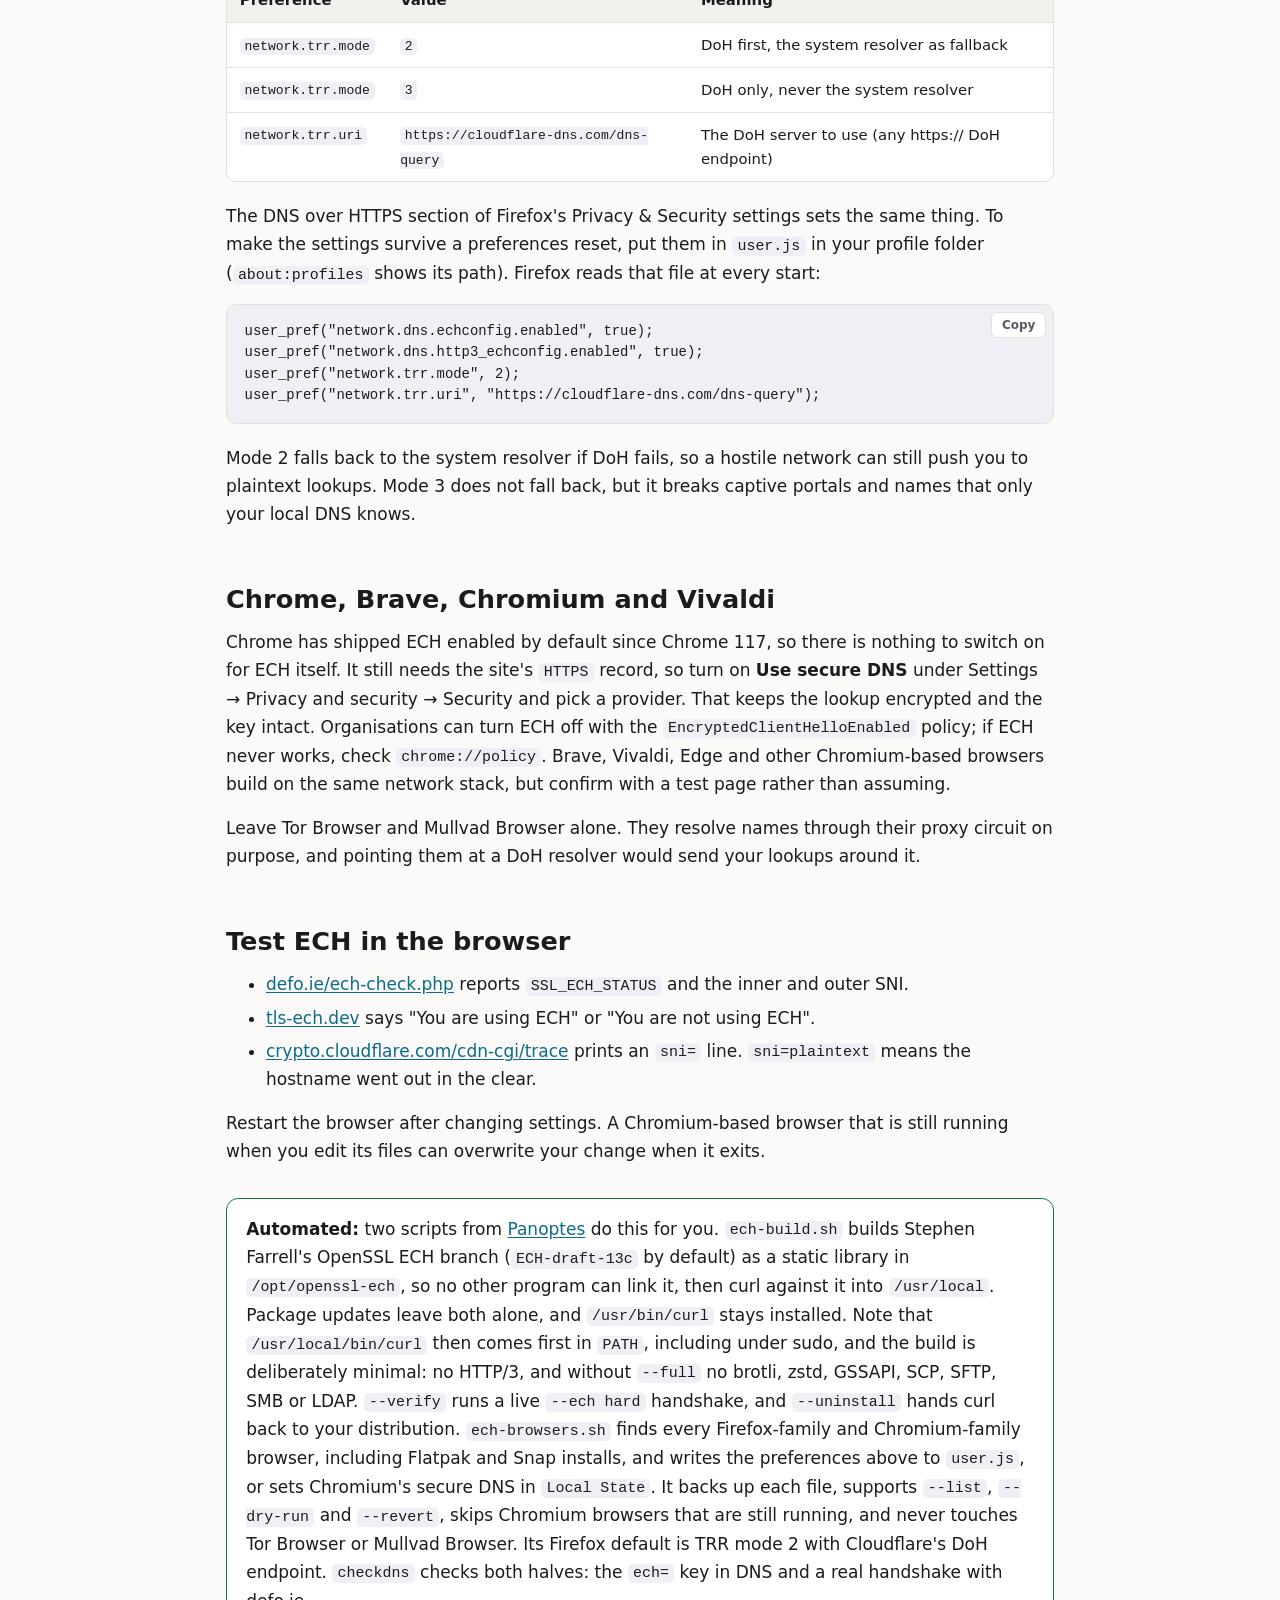
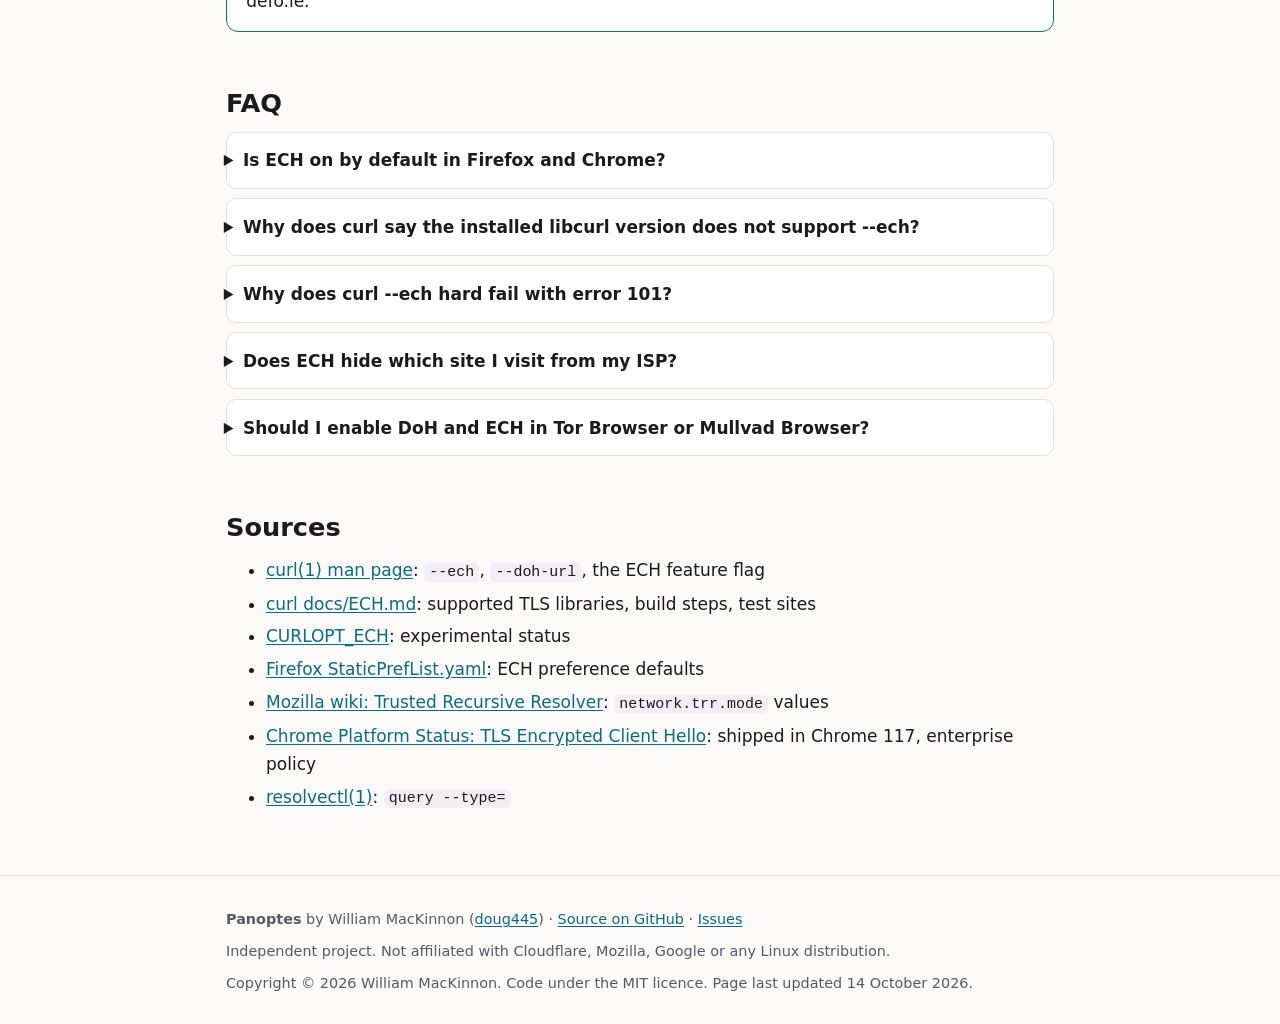
<file: encrypted-client-hello-linux/index.html>
<!doctype html>
<html lang="en">
<head>
<meta charset="utf-8">
<meta name="viewport" content="width=device-width, initial-scale=1">
<title>Enable Encrypted Client Hello (ECH) on Linux</title>
<meta name="description" content="Enable Encrypted Client Hello on Linux: build an ECH-capable curl, turn on ECH and secure DNS in Firefox, Chrome and Brave, then test at defo.ie or tls-ech.dev.">
<link rel="canonical" href="https://doug445.github.io/Panoptes/encrypted-client-hello-linux/">
<meta name="author" content="William MacKinnon">
<meta name="robots" content="index, follow, max-image-preview:large">
<meta name="color-scheme" content="light dark">
<link rel="stylesheet" href="../style.css">
<meta property="og:type" content="article">
<meta property="og:site_name" content="Panoptes">
<meta property="og:title" content="Enable Encrypted Client Hello (ECH) on Linux">
<meta property="og:description" content="Enable Encrypted Client Hello on Linux: build an ECH-capable curl, turn on ECH and secure DNS in Firefox, Chrome and Brave, then test at defo.ie or tls-ech.dev.">
<meta property="og:url" content="https://doug445.github.io/Panoptes/encrypted-client-hello-linux/">
<meta property="og:image" content="https://doug445.github.io/Panoptes/card.png">
<meta property="og:image:width" content="1200">
<meta property="og:image:height" content="630">
<meta property="article:published_time" content="2026-10-14">
<meta property="article:modified_time" content="2026-10-14">
<meta name="twitter:card" content="summary_large_image">
<script type="application/ld+json">
{
  "@context": "https://schema.org",
  "@graph": [
    {
      "@type": "TechArticle",
      "headline": "Enable Encrypted Client Hello (ECH) on Linux",
      "description": "Enable Encrypted Client Hello on Linux: build an ECH-capable curl, turn on ECH and secure DNS in Firefox, Chrome and Brave, then test at defo.ie or tls-ech.dev.",
      "datePublished": "2026-10-14",
      "dateModified": "2026-10-14",
      "image": "https://doug445.github.io/Panoptes/card.png",
      "author": { "@type": "Person", "name": "William MacKinnon", "url": "https://github.com/doug445" },
      "mainEntityOfPage": "https://doug445.github.io/Panoptes/encrypted-client-hello-linux/",
      "about": { "@type": "SoftwareApplication", "name": "Panoptes", "url": "https://doug445.github.io/Panoptes/", "applicationCategory": "SecurityApplication", "operatingSystem": "Linux" }
    },
    {
      "@type": "BreadcrumbList",
      "itemListElement": [
        { "@type": "ListItem", "position": 1, "name": "Panoptes", "item": "https://doug445.github.io/Panoptes/" },
        { "@type": "ListItem", "position": 2, "name": "ECH on Linux", "item": "https://doug445.github.io/Panoptes/encrypted-client-hello-linux/" }
      ]
    },
    {
      "@type": "FAQPage",
      "mainEntity": [
        { "@type": "Question", "name": "Is ECH on by default in Firefox and Chrome?", "acceptedAnswer": { "@type": "Answer", "text": "Chrome has shipped ECH enabled since Chrome 117. Current Firefox sets network.dns.echconfig.enabled and network.dns.http3_echconfig.enabled to true by default. In both, ECH only happens when the browser gets the site's HTTPS DNS record, so turn on secure DNS and confirm at defo.ie/ech-check.php." } },
        { "@type": "Question", "name": "Why does curl say the installed libcurl version does not support --ech?", "acceptedAnswer": { "@type": "Answer", "text": "Your curl was built without ECH. Run curl -V and look for ECH on the Features line. Distribution builds usually lack it, because ECH is experimental in curl and has to be enabled at build time against a TLS library that implements it, so build your own." } },
        { "@type": "Question", "name": "Why does curl --ech hard fail with error 101?", "acceptedAnswer": { "@type": "Answer", "text": "Exit code 101 is CURLE_ECH_REQUIRED: ECH could not be done. Check that you passed --doh-url, because curl only fetches the HTTPS record over DoH, and that the site's HTTPS record has an ech= value. If one test site fails and another works, the problem is on that server." } },
        { "@type": "Question", "name": "Does ECH hide which site I visit from my ISP?", "acceptedAnswer": { "@type": "Answer", "text": "It hides the hostname in the TLS handshake, not the destination IP address. On a large CDN that address is shared by many sites and says little; a site on its own IP is still identifiable. Packet sizes and timing also remain visible." } },
        { "@type": "Question", "name": "Should I enable DoH and ECH in Tor Browser or Mullvad Browser?", "acceptedAnswer": { "@type": "Answer", "text": "No. Both resolve names through their proxy circuit on purpose. Pointing them at a DoH resolver would send your lookups around the circuit, which weakens the anonymity they are built for." } }
      ]
    }
  ]
}
</script>
</head>
<body>

<nav class="sitenav" aria-label="Site">
  <div class="wrap">
    <a class="brand" href="../">Panoptes</a>
    <a href="../wifi-connected-no-internet-linux/">Wi-Fi: no internet</a>
    <a href="../dns-leak-test-linux/">DNS leak test</a>
    <a href="../encrypted-client-hello-linux/">ECH on Linux</a>
    <a href="https://github.com/doug445/Panoptes">GitHub</a>
  </div>
</nav>

<main class="wrap">
<p class="crumbs"><a href="../">Panoptes</a> › ECH on Linux</p>
<h1>Enable Encrypted Client Hello (ECH) on Linux</h1>
<p class="lede">You encrypted your DNS, yet every HTTPS connection still announces the site's name in the clear. Your distribution's curl rejects <code>--ech</code>, and you are not sure whether your browser is using ECH at all. This page covers what ECH hides, why it does nothing without secure DNS, how to build a curl that speaks it, how to set it up in Firefox and Chromium-based browsers, and how to prove it works.</p>

<h2 id="what-ech-hides">What ECH hides, and what it does not</h2>
<p>HTTPS encrypts what you send and receive, but not which site you are talking to. The first message of a TLS handshake, the ClientHello, carries the hostname in the SNI field before any encryption exists. Your ISP, the café router or a corporate middlebox can read it, and much real-world filtering and logging works exactly that way.</p>
<p>With ECH, the site publishes a public key in a DNS <code>HTTPS</code> record. The client encrypts the real ClientHello, hostname included, to that key and wraps it in an outer ClientHello that names only a cover name, such as the provider's. An observer sees a connection to the cover name, not the site behind it.</p>
<p>What it does not do:</p>
<ul>
<li><strong>The destination IP is still visible.</strong> Behind a big CDN, thousands of sites share an address, so that says little. A site on its own IP is identified by the address alone. A VPN hides the IP from your ISP but shows both ends to the VPN operator.</li>
<li><strong>The site has to support it.</strong> Only sites that publish an ECH key in DNS get the protection. Many Cloudflare-fronted sites do; much of the web does not yet.</li>
<li><strong>Traffic analysis still works.</strong> Packet sizes and timing still reveal things.</li>
<li><strong>Some networks block it,</strong> deliberately or through middleboxes that fail on an unfamiliar handshake.</li>
</ul>

<h2 id="dns-half">The DNS half is not optional</h2>
<p>The ECH key arrives in a DNS lookup. If that lookup travels in plaintext, the hostname leaks in the query instead, and anyone on the path can strip the key from the answer so the client falls back to a normal, readable handshake. ECH is only worth having with DNS-over-HTTPS or DNS-over-TLS protecting the lookup.</p>
<p>Check whether a site publishes an ECH key with an <code>ech=</code> value in its <code>HTTPS</code> record:</p>
<div class="codeblock"><pre><code>dig +short HTTPS defo.ie
resolvectl query -t HTTPS defo.ie</code></pre></div>
<p>If your <code>dig</code> does not know the <code>HTTPS</code> type, ask for it by number: <code>dig +short defo.ie TYPE65</code>.</p>

<h2 id="curl">Does your curl support ECH?</h2>
<div class="codeblock"><pre><code>curl -V | grep -w ECH</code></pre></div>
<p>An ECH-capable build lists <code>ECH</code> on its <code>Features:</code> line. Without it, <code>curl --ech true</code> stops with <code>option --ech: the installed libcurl version does not support this</code>. Distribution builds usually lack it: the curl project marks ECH as experimental, and it has to be switched on when curl is built (<code>--enable-ech</code>) against a TLS library that implements it. According to curl's build notes, those are OpenSSL 4.0.0 or later, BoringSSL, AWS-LC, wolfSSL and Rustls.</p>

<h2 id="build-curl">Build an ECH-capable curl</h2>
<p>These steps follow curl's own <code>docs/ECH.md</code>. Everything stays under <code>$HOME/code</code>, so your system curl and OpenSSL are untouched. You need git, a C compiler, make, perl, autoconf, automake, libtool and pkg-config. If curl's <code>configure</code> stops on a missing library, install that library's development package.</p>
<div class="codeblock"><pre><code>mkdir -p $HOME/code &amp;&amp; cd $HOME/code
git clone --depth 1 --branch openssl-4.0.0 https://github.com/openssl/openssl
cd openssl
./config --libdir=lib --prefix=$HOME/code/openssl-local-inst
make -j"$(nproc)"
make install_sw</code></pre></div>
<div class="codeblock"><pre><code>cd $HOME/code
git clone --depth 1 https://github.com/curl/curl
cd curl
autoreconf -fi
LDFLAGS="-Wl,-rpath,$HOME/code/openssl-local-inst/lib/" ./configure --with-ssl=$HOME/code/openssl-local-inst --enable-ech
make -j"$(nproc)"</code></pre></div>
<p><code>configure</code> should end with <code>WARNING: ECH is enabled but marked EXPERIMENTAL</code>. If it does not, ECH is not enabled. The rpath in <code>LDFLAGS</code> lets the new binary find its OpenSSL without touching the system library path. Do not add that directory to <code>/etc/ld.so.conf.d</code>, which would hand an experimental TLS library to every program on the machine.</p>

<h2 id="test-curl">Test ECH with curl</h2>
<div class="codeblock"><pre><code>cd $HOME/code/curl
./src/curl -V | grep -w ECH
./src/curl -sS --ech hard --doh-url https://one.one.one.one/dns-query https://defo.ie/ech-check.php | grep -oiE 'SSL_ECH_STATUS: [a-z_]+'
./src/curl -sS --ech hard --doh-url https://one.one.one.one/dns-query https://tls-ech.dev/ | grep -o 'You are[^&lt;]*'</code></pre></div>
<ul>
<li><code>--ech hard</code> refuses to fall back to a cleartext SNI, so a successful transfer means ECH was used. <code>--ech true</code> tries ECH if possible and carries on without it otherwise.</li>
<li><code>--doh-url</code> matters. curl only gets the <code>HTTPS</code> record, and so the ECH key, through DNS-over-HTTPS. Without it, you would have to paste the key in with <code>--ech ecl:</code>.</li>
<li>A working run prints <code>SSL_ECH_STATUS: SUCCESS</code> from defo.ie and <code>You are using ECH.</code> from tls-ech.dev. Plain curl gets <code>NOT_TRIED</code> and <code>You are not using ECH.</code></li>
<li>Most ECH failures exit with code 101 (<code>CURLE_ECH_REQUIRED</code>). If one test site fails and another passes, the problem is that server or the draft version it speaks, not your build. Test against more than one.</li>
</ul>

<h2 id="firefox">Firefox, LibreWolf and other Firefox-based browsers</h2>
<p>In current Firefox source, the ECH preferences <code>network.dns.echconfig.enabled</code> and <code>network.dns.http3_echconfig.enabled</code> default to <code>true</code>. Check them in <code>about:config</code>, and set them back to <code>true</code> if something changed them. The part that usually needs doing is secure DNS, which Firefox calls TRR:</p>
<div class="table-scroll"><table>
<thead><tr><th>Preference</th><th>Value</th><th>Meaning</th></tr></thead>
<tbody>
<tr><td><code>network.trr.mode</code></td><td><code>2</code></td><td>DoH first, the system resolver as fallback</td></tr>
<tr><td><code>network.trr.mode</code></td><td><code>3</code></td><td>DoH only, never the system resolver</td></tr>
<tr><td><code>network.trr.uri</code></td><td><code>https://cloudflare-dns.com/dns-query</code></td><td>The DoH server to use (any https:// DoH endpoint)</td></tr>
</tbody>
</table></div>
<p>The DNS over HTTPS section of Firefox's Privacy &amp; Security settings sets the same thing. To make the settings survive a preferences reset, put them in <code>user.js</code> in your profile folder (<code>about:profiles</code> shows its path). Firefox reads that file at every start:</p>
<div class="codeblock"><pre><code>user_pref("network.dns.echconfig.enabled", true);
user_pref("network.dns.http3_echconfig.enabled", true);
user_pref("network.trr.mode", 2);
user_pref("network.trr.uri", "https://cloudflare-dns.com/dns-query");</code></pre></div>
<p>Mode 2 falls back to the system resolver if DoH fails, so a hostile network can still push you to plaintext lookups. Mode 3 does not fall back, but it breaks captive portals and names that only your local DNS knows.</p>

<h2 id="chromium">Chrome, Brave, Chromium and Vivaldi</h2>
<p>Chrome has shipped ECH enabled by default since Chrome 117, so there is nothing to switch on for ECH itself. It still needs the site's <code>HTTPS</code> record, so turn on <strong>Use secure DNS</strong> under Settings → Privacy and security → Security and pick a provider. That keeps the lookup encrypted and the key intact. Organisations can turn ECH off with the <code>EncryptedClientHelloEnabled</code> policy; if ECH never works, check <code>chrome://policy</code>. Brave, Vivaldi, Edge and other Chromium-based browsers build on the same network stack, but confirm with a test page rather than assuming.</p>
<p>Leave Tor Browser and Mullvad Browser alone. They resolve names through their proxy circuit on purpose, and pointing them at a DoH resolver would send your lookups around it.</p>

<h2 id="test-browser">Test ECH in the browser</h2>
<ul>
<li><a href="https://defo.ie/ech-check.php">defo.ie/ech-check.php</a> reports <code>SSL_ECH_STATUS</code> and the inner and outer SNI.</li>
<li><a href="https://tls-ech.dev/">tls-ech.dev</a> says "You are using ECH" or "You are not using ECH".</li>
<li><a href="https://crypto.cloudflare.com/cdn-cgi/trace">crypto.cloudflare.com/cdn-cgi/trace</a> prints an <code>sni=</code> line. <code>sni=plaintext</code> means the hostname went out in the clear.</li>
</ul>
<p>Restart the browser after changing settings. A Chromium-based browser that is still running when you edit its files can overwrite your change when it exits.</p>

<div class="tool"><p><strong>Automated:</strong> two scripts from <a href="https://github.com/doug445/Panoptes">Panoptes</a> do this for you. <code>ech-build.sh</code> builds Stephen Farrell's OpenSSL ECH branch (<code>ECH-draft-13c</code> by default) as a static library in <code>/opt/openssl-ech</code>, so no other program can link it, then curl against it into <code>/usr/local</code>. Package updates leave both alone, and <code>/usr/bin/curl</code> stays installed. Note that <code>/usr/local/bin/curl</code> then comes first in <code>PATH</code>, including under sudo, and the build is deliberately minimal: no HTTP/3, and without <code>--full</code> no brotli, zstd, GSSAPI, SCP, SFTP, SMB or LDAP. <code>--verify</code> runs a live <code>--ech hard</code> handshake, and <code>--uninstall</code> hands curl back to your distribution. <code>ech-browsers.sh</code> finds every Firefox-family and Chromium-family browser, including Flatpak and Snap installs, and writes the preferences above to <code>user.js</code>, or sets Chromium's secure DNS in <code>Local State</code>. It backs up each file, supports <code>--list</code>, <code>--dry-run</code> and <code>--revert</code>, skips Chromium browsers that are still running, and never touches Tor Browser or Mullvad Browser. Its Firefox default is TRR mode 2 with Cloudflare's DoH endpoint. <code>checkdns</code> checks both halves: the <code>ech=</code> key in DNS and a real handshake with defo.ie.</p></div>

<h2 id="faq">FAQ</h2>
<details><summary>Is ECH on by default in Firefox and Chrome?</summary><p>Chrome has shipped ECH enabled since Chrome 117. Current Firefox sets network.dns.echconfig.enabled and network.dns.http3_echconfig.enabled to true by default. In both, ECH only happens when the browser gets the site's HTTPS DNS record, so turn on secure DNS and confirm at defo.ie/ech-check.php.</p></details>
<details><summary>Why does curl say the installed libcurl version does not support --ech?</summary><p>Your curl was built without ECH. Run curl -V and look for ECH on the Features line. Distribution builds usually lack it, because ECH is experimental in curl and has to be enabled at build time against a TLS library that implements it, so build your own.</p></details>
<details><summary>Why does curl --ech hard fail with error 101?</summary><p>Exit code 101 is CURLE_ECH_REQUIRED: ECH could not be done. Check that you passed --doh-url, because curl only fetches the HTTPS record over DoH, and that the site's HTTPS record has an ech= value. If one test site fails and another works, the problem is on that server.</p></details>
<details><summary>Does ECH hide which site I visit from my ISP?</summary><p>It hides the hostname in the TLS handshake, not the destination IP address. On a large CDN that address is shared by many sites and says little; a site on its own IP is still identifiable. Packet sizes and timing also remain visible.</p></details>
<details><summary>Should I enable DoH and ECH in Tor Browser or Mullvad Browser?</summary><p>No. Both resolve names through their proxy circuit on purpose. Pointing them at a DoH resolver would send your lookups around the circuit, which weakens the anonymity they are built for.</p></details>

<h2 id="sources">Sources</h2>
<ul>
<li><a href="https://curl.se/docs/manpage.html">curl(1) man page</a>: <code>--ech</code>, <code>--doh-url</code>, the ECH feature flag</li>
<li><a href="https://github.com/curl/curl/blob/master/docs/ECH.md">curl docs/ECH.md</a>: supported TLS libraries, build steps, test sites</li>
<li><a href="https://curl.se/libcurl/c/CURLOPT_ECH.html">CURLOPT_ECH</a>: experimental status</li>
<li><a href="https://github.com/mozilla-firefox/firefox/blob/main/modules/libpref/init/StaticPrefList.yaml">Firefox StaticPrefList.yaml</a>: ECH preference defaults</li>
<li><a href="https://wiki.mozilla.org/Trusted_Recursive_Resolver">Mozilla wiki: Trusted Recursive Resolver</a>: <code>network.trr.mode</code> values</li>
<li><a href="https://chromestatus.com/feature/6196703843581952">Chrome Platform Status: TLS Encrypted Client Hello</a>: shipped in Chrome 117, enterprise policy</li>
<li><a href="https://man7.org/linux/man-pages/man1/resolvectl.1.html">resolvectl(1)</a>: <code>query --type=</code></li>
</ul>

</main>

<footer>
  <div class="wrap">
    <p><strong>Panoptes</strong> by William MacKinnon
      (<a href="https://github.com/doug445">doug445</a>) ·
      <a href="https://github.com/doug445/Panoptes">Source on GitHub</a> ·
      <a href="https://github.com/doug445/Panoptes/issues">Issues</a></p>
    <p>Independent project. Not affiliated with Cloudflare, Mozilla, Google or any Linux distribution.</p>
    <p>Copyright © 2026 William MacKinnon. Code under the MIT licence. Page last updated 14 October 2026.</p>
  </div>
</footer>

<script>
document.querySelectorAll('.codeblock').forEach(function (block) {
  var btn = document.createElement('button');
  btn.className = 'copy'; btn.type = 'button'; btn.textContent = 'Copy';
  btn.addEventListener('click', function () {
    navigator.clipboard.writeText(block.querySelector('code').innerText).then(function () {
      btn.textContent = 'Copied'; setTimeout(function () { btn.textContent = 'Copy'; }, 1500);
    }).catch(function () { btn.textContent = 'Select + copy'; });
  });
  block.appendChild(btn);
});
</script>
</body>
</html>
</file>
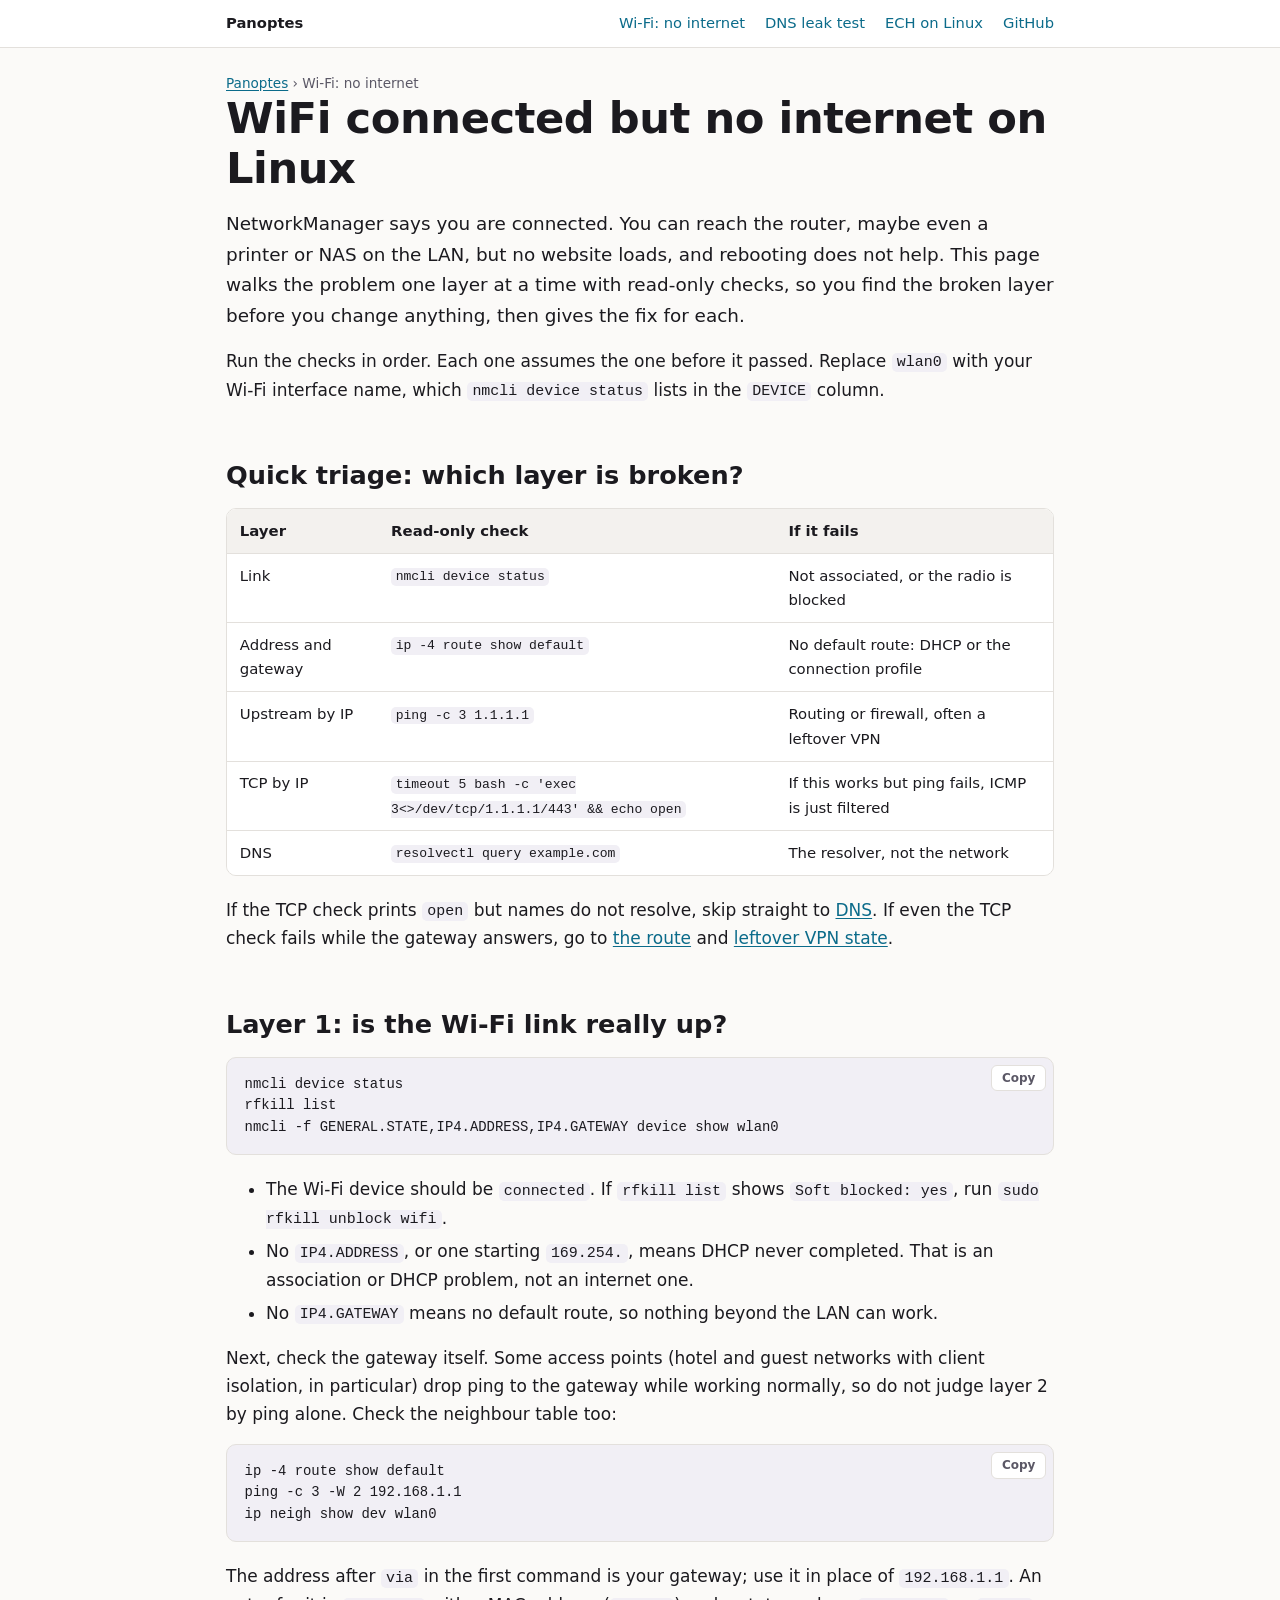
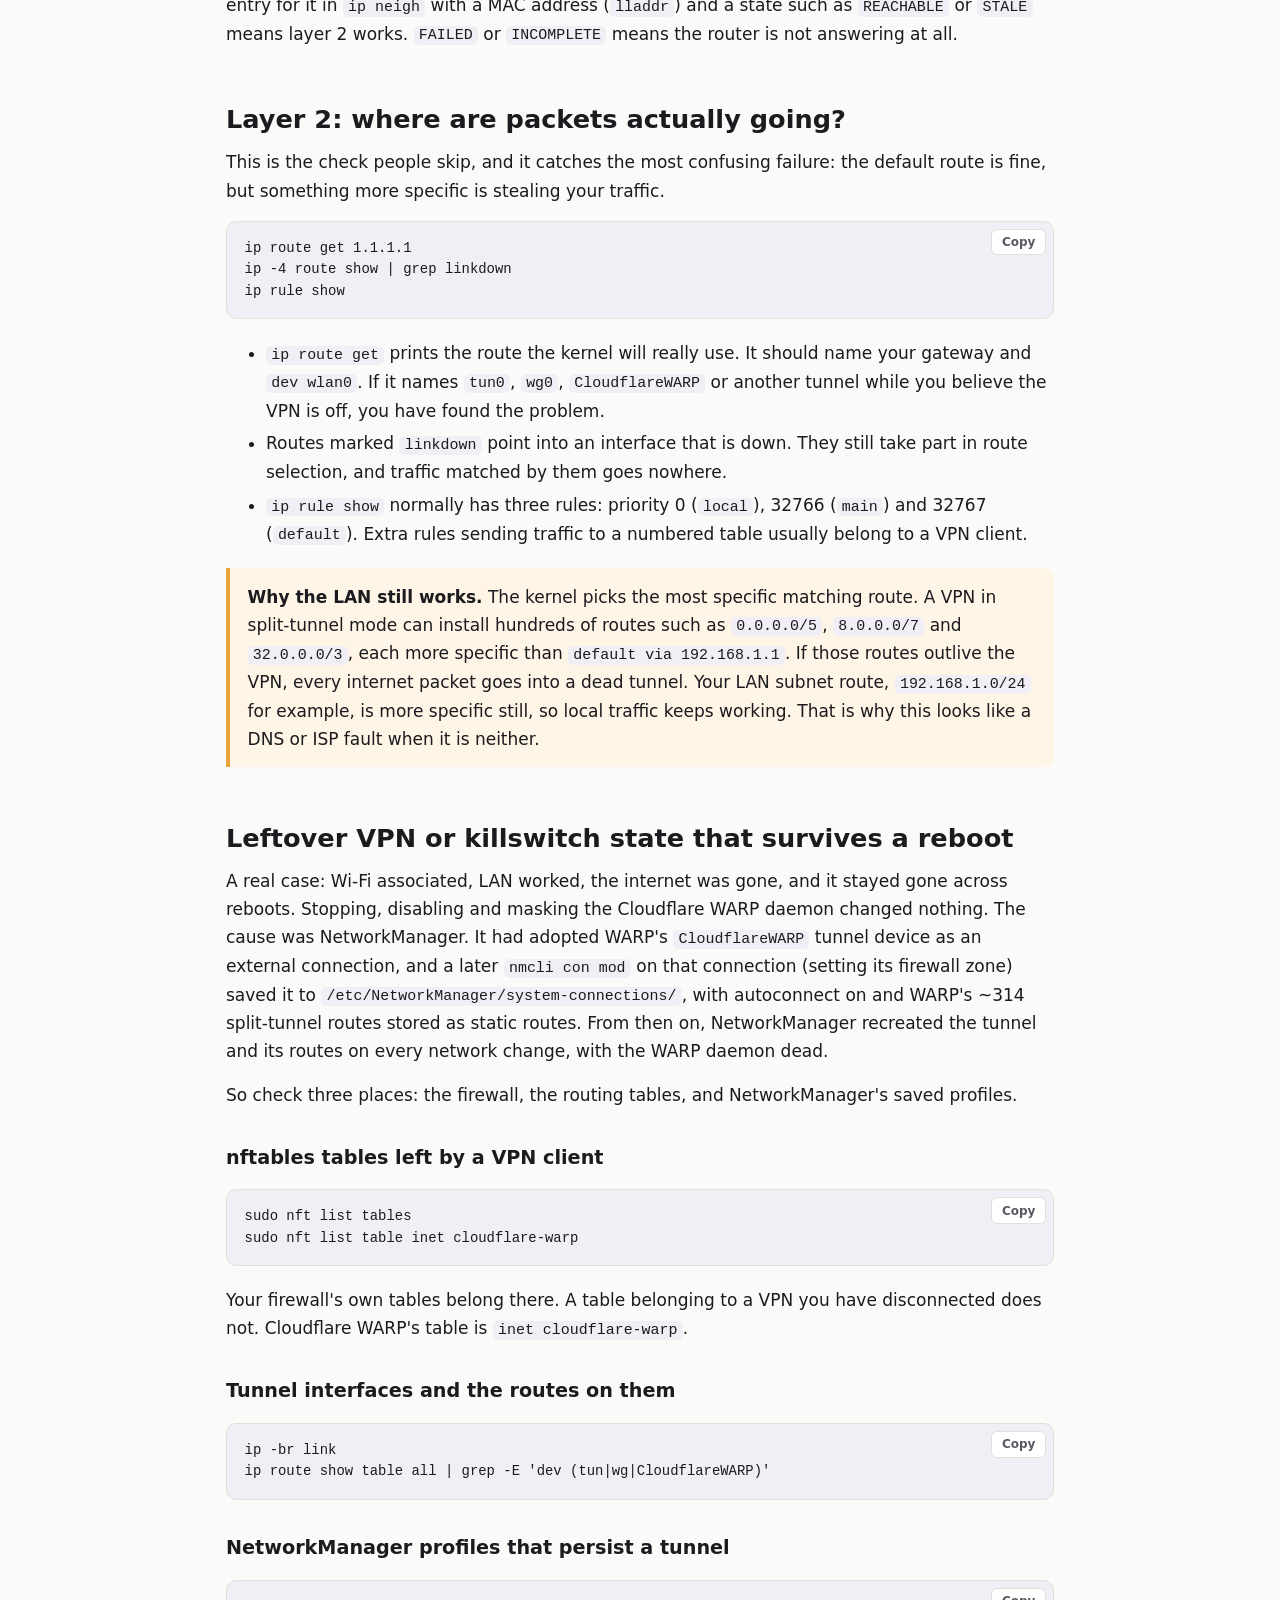
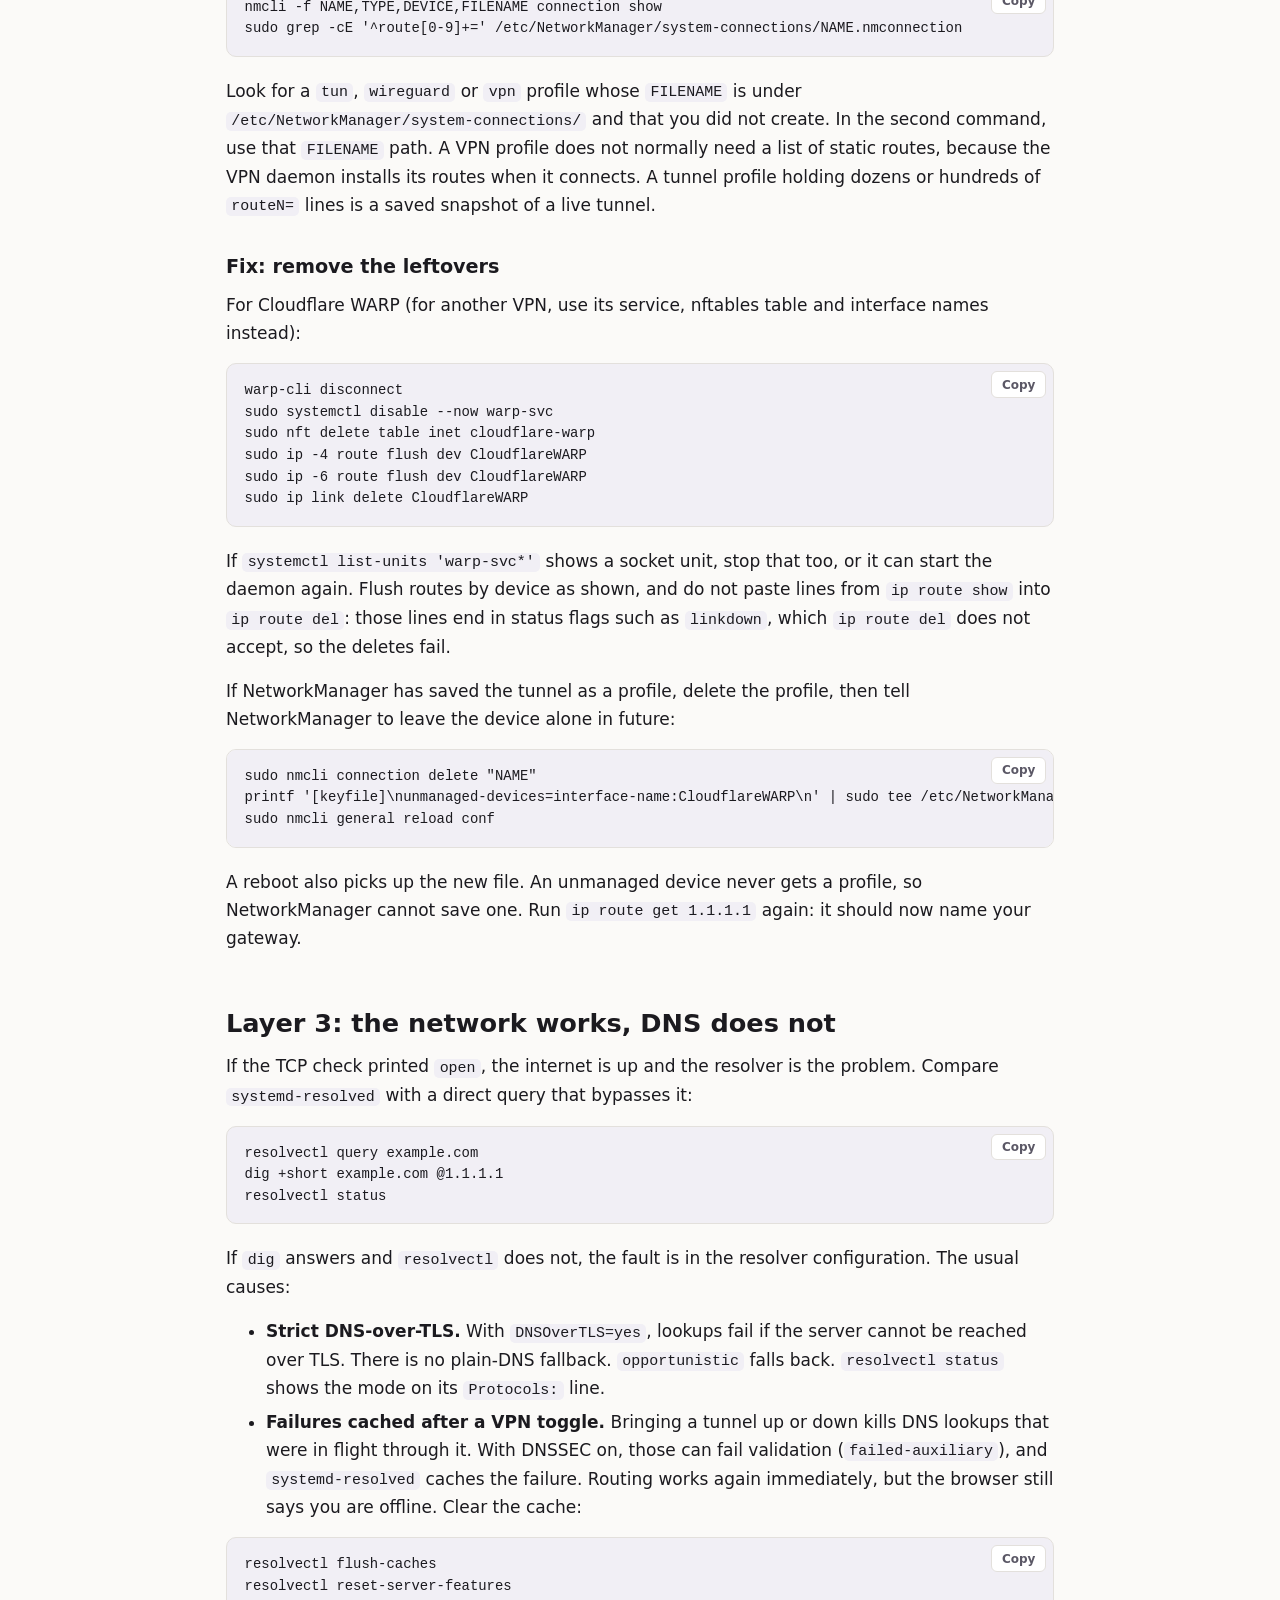
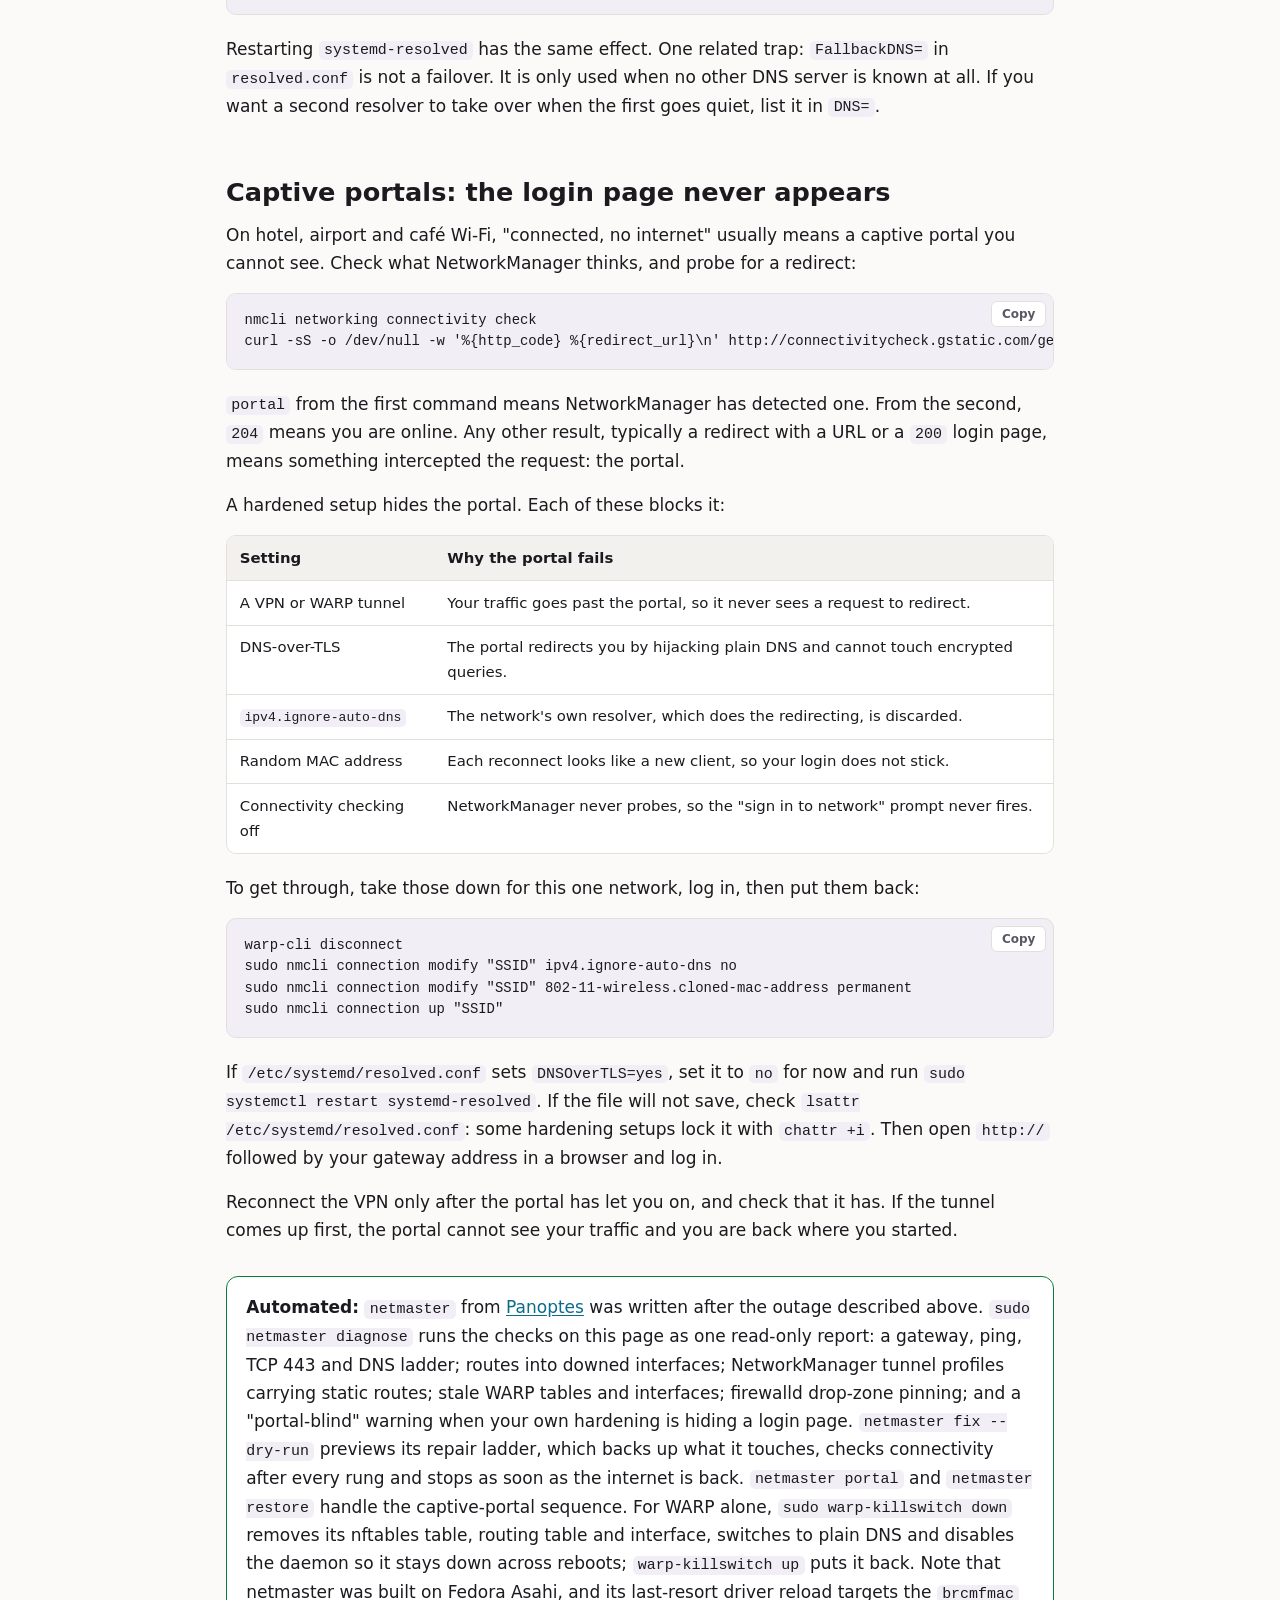
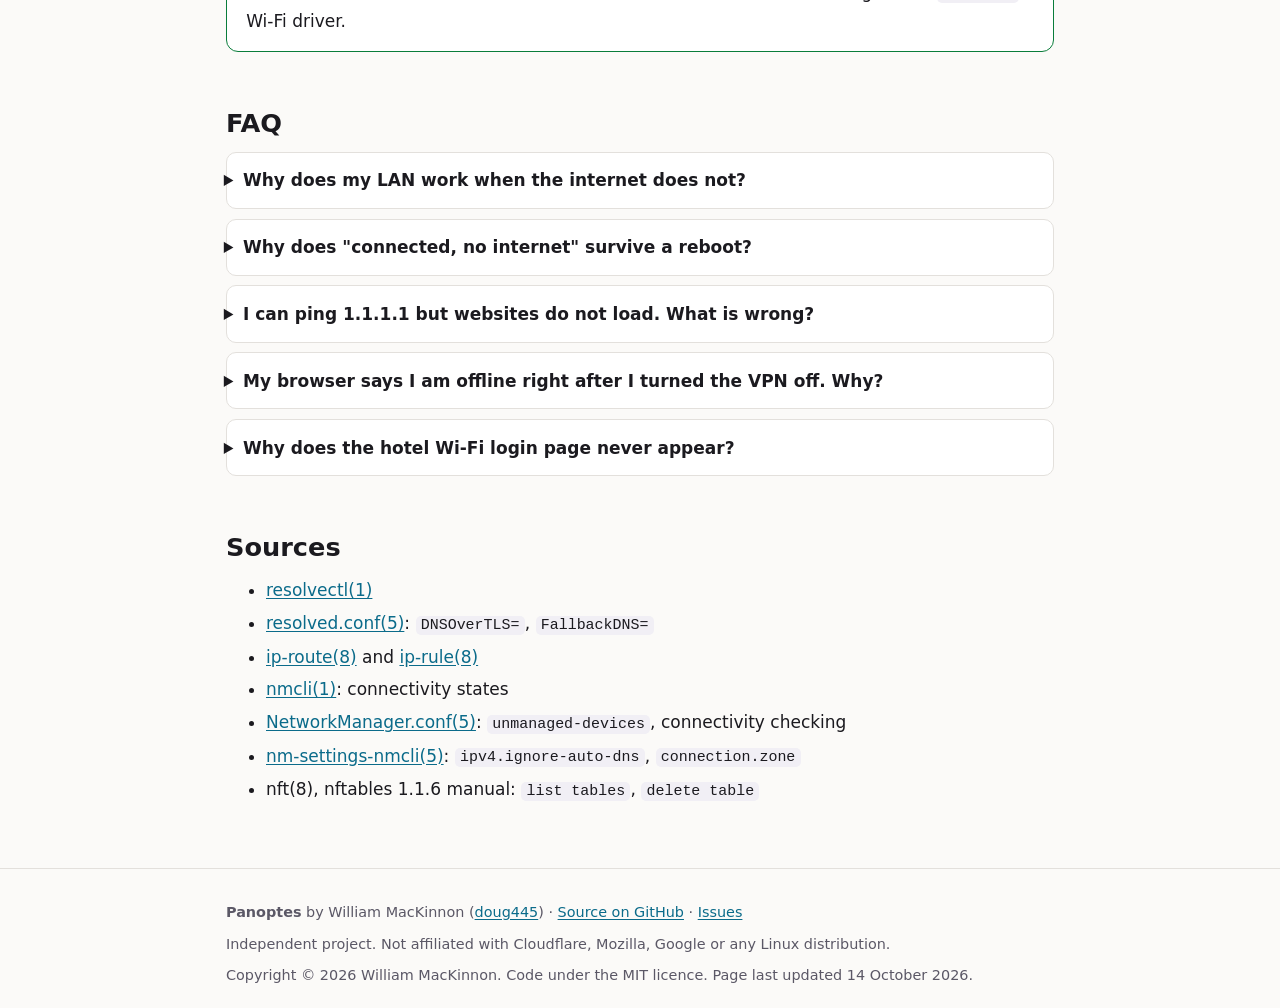
<file: wifi-connected-no-internet-linux/index.html>
<!doctype html>
<html lang="en">
<head>
<meta charset="utf-8">
<meta name="viewport" content="width=device-width, initial-scale=1">
<title>WiFi Connected but No Internet on Linux: Fix It by Layer</title>
<meta name="description" content="WiFi says connected and the LAN works, but nothing loads? Check each layer on Linux: link, route, DNS, leftover VPN routes and nftables, captive portal.">
<link rel="canonical" href="https://doug445.github.io/Panoptes/wifi-connected-no-internet-linux/">
<meta name="author" content="William MacKinnon">
<meta name="robots" content="index, follow, max-image-preview:large">
<meta name="color-scheme" content="light dark">
<link rel="stylesheet" href="../style.css">
<meta property="og:type" content="article">
<meta property="og:site_name" content="Panoptes">
<meta property="og:title" content="WiFi Connected but No Internet on Linux: Fix It by Layer">
<meta property="og:description" content="WiFi says connected and the LAN works, but nothing loads? Check each layer on Linux: link, route, DNS, leftover VPN routes and nftables, captive portal.">
<meta property="og:url" content="https://doug445.github.io/Panoptes/wifi-connected-no-internet-linux/">
<meta property="og:image" content="https://doug445.github.io/Panoptes/card.png">
<meta property="og:image:width" content="1200">
<meta property="og:image:height" content="630">
<meta property="article:published_time" content="2026-10-14">
<meta property="article:modified_time" content="2026-10-14">
<meta name="twitter:card" content="summary_large_image">
<script type="application/ld+json">
{
  "@context": "https://schema.org",
  "@graph": [
    {
      "@type": "TechArticle",
      "headline": "WiFi connected but no internet on Linux",
      "description": "WiFi says connected and the LAN works, but nothing loads? Check each layer on Linux: link, route, DNS, leftover VPN routes and nftables, captive portal.",
      "datePublished": "2026-10-14",
      "dateModified": "2026-10-14",
      "image": "https://doug445.github.io/Panoptes/card.png",
      "author": { "@type": "Person", "name": "William MacKinnon", "url": "https://github.com/doug445" },
      "mainEntityOfPage": "https://doug445.github.io/Panoptes/wifi-connected-no-internet-linux/",
      "about": { "@type": "SoftwareApplication", "name": "Panoptes", "url": "https://doug445.github.io/Panoptes/", "applicationCategory": "SecurityApplication", "operatingSystem": "Linux" }
    },
    {
      "@type": "BreadcrumbList",
      "itemListElement": [
        { "@type": "ListItem", "position": 1, "name": "Panoptes", "item": "https://doug445.github.io/Panoptes/" },
        { "@type": "ListItem", "position": 2, "name": "Wi-Fi: no internet", "item": "https://doug445.github.io/Panoptes/wifi-connected-no-internet-linux/" }
      ]
    },
    {
      "@type": "FAQPage",
      "mainEntity": [
        { "@type": "Question", "name": "Why does my LAN work when the internet does not?", "acceptedAnswer": { "@type": "Answer", "text": "The kernel uses the most specific matching route. A leftover VPN route such as 0.0.0.0/5 beats your default route, so internet traffic goes into a dead tunnel, while your LAN subnet route is more specific still and keeps working. Run ip route get 1.1.1.1 to see which interface really carries internet traffic." } },
        { "@type": "Question", "name": "Why does \"connected, no internet\" survive a reboot?", "acceptedAnswer": { "@type": "Answer", "text": "Because whatever breaks it is saved on disk: a NetworkManager profile that stored a tunnel and its routes, a VPN service that is still enabled, or a resolver setting such as strict DNS-over-TLS. Look for tunnel profiles under /etc/NetworkManager/system-connections/ and for enabled VPN services." } },
        { "@type": "Question", "name": "I can ping 1.1.1.1 but websites do not load. What is wrong?", "acceptedAnswer": { "@type": "Answer", "text": "Your connection works and DNS is failing. Compare resolvectl query example.com with dig +short example.com @1.1.1.1. If only dig answers, check resolvectl status for strict DNS-over-TLS, then clear cached failures with resolvectl flush-caches." } },
        { "@type": "Question", "name": "My browser says I am offline right after I turned the VPN off. Why?", "acceptedAnswer": { "@type": "Answer", "text": "Lookups that were in flight when the tunnel went down can fail DNSSEC validation, and systemd-resolved caches those failures. Routing is already fine. Run resolvectl flush-caches, or restart systemd-resolved." } },
        { "@type": "Question", "name": "Why does the hotel Wi-Fi login page never appear?", "acceptedAnswer": { "@type": "Answer", "text": "Usually your own hardening hides it. A VPN tunnels past the portal, encrypted DNS cannot be redirected, ignoring the network's DNS discards the redirecting resolver, and a random MAC makes the login not stick. Disconnect the VPN, accept the network's DNS and pin your real MAC for that network, log in, then restore everything, with the VPN last." } }
      ]
    }
  ]
}
</script>
</head>
<body>

<nav class="sitenav" aria-label="Site">
  <div class="wrap">
    <a class="brand" href="../">Panoptes</a>
    <a href="../wifi-connected-no-internet-linux/">Wi-Fi: no internet</a>
    <a href="../dns-leak-test-linux/">DNS leak test</a>
    <a href="../encrypted-client-hello-linux/">ECH on Linux</a>
    <a href="https://github.com/doug445/Panoptes">GitHub</a>
  </div>
</nav>

<main class="wrap">
<p class="crumbs"><a href="../">Panoptes</a> › Wi-Fi: no internet</p>
<h1>WiFi connected but no internet on Linux</h1>
<p class="lede">NetworkManager says you are connected. You can reach the router, maybe even a printer or NAS on the LAN, but no website loads, and rebooting does not help. This page walks the problem one layer at a time with read-only checks, so you find the broken layer before you change anything, then gives the fix for each.</p>

<p>Run the checks in order. Each one assumes the one before it passed. Replace <code>wlan0</code> with your Wi-Fi interface name, which <code>nmcli device status</code> lists in the <code>DEVICE</code> column.</p>

<h2 id="triage">Quick triage: which layer is broken?</h2>
<div class="table-scroll"><table>
<thead><tr><th>Layer</th><th>Read-only check</th><th>If it fails</th></tr></thead>
<tbody>
<tr><td>Link</td><td><code>nmcli device status</code></td><td>Not associated, or the radio is blocked</td></tr>
<tr><td>Address and gateway</td><td><code>ip -4 route show default</code></td><td>No default route: DHCP or the connection profile</td></tr>
<tr><td>Upstream by IP</td><td><code>ping -c 3 1.1.1.1</code></td><td>Routing or firewall, often a leftover VPN</td></tr>
<tr><td>TCP by IP</td><td><code>timeout 5 bash -c 'exec 3&lt;&gt;/dev/tcp/1.1.1.1/443' &amp;&amp; echo open</code></td><td>If this works but ping fails, ICMP is just filtered</td></tr>
<tr><td>DNS</td><td><code>resolvectl query example.com</code></td><td>The resolver, not the network</td></tr>
</tbody>
</table></div>
<p>If the TCP check prints <code>open</code> but names do not resolve, skip straight to <a href="#dns">DNS</a>. If even the TCP check fails while the gateway answers, go to <a href="#route">the route</a> and <a href="#vpn-leftovers">leftover VPN state</a>.</p>

<h2 id="link">Layer 1: is the Wi-Fi link really up?</h2>
<div class="codeblock"><pre><code>nmcli device status
rfkill list
nmcli -f GENERAL.STATE,IP4.ADDRESS,IP4.GATEWAY device show wlan0</code></pre></div>
<ul>
<li>The Wi-Fi device should be <code>connected</code>. If <code>rfkill list</code> shows <code>Soft blocked: yes</code>, run <code>sudo rfkill unblock wifi</code>.</li>
<li>No <code>IP4.ADDRESS</code>, or one starting <code>169.254.</code>, means DHCP never completed. That is an association or DHCP problem, not an internet one.</li>
<li>No <code>IP4.GATEWAY</code> means no default route, so nothing beyond the LAN can work.</li>
</ul>
<p>Next, check the gateway itself. Some access points (hotel and guest networks with client isolation, in particular) drop ping to the gateway while working normally, so do not judge layer 2 by ping alone. Check the neighbour table too:</p>
<div class="codeblock"><pre><code>ip -4 route show default
ping -c 3 -W 2 192.168.1.1
ip neigh show dev wlan0</code></pre></div>
<p>The address after <code>via</code> in the first command is your gateway; use it in place of <code>192.168.1.1</code>. An entry for it in <code>ip neigh</code> with a MAC address (<code>lladdr</code>) and a state such as <code>REACHABLE</code> or <code>STALE</code> means layer 2 works. <code>FAILED</code> or <code>INCOMPLETE</code> means the router is not answering at all.</p>

<h2 id="route">Layer 2: where are packets actually going?</h2>
<p>This is the check people skip, and it catches the most confusing failure: the default route is fine, but something more specific is stealing your traffic.</p>
<div class="codeblock"><pre><code>ip route get 1.1.1.1
ip -4 route show | grep linkdown
ip rule show</code></pre></div>
<ul>
<li><code>ip route get</code> prints the route the kernel will really use. It should name your gateway and <code>dev wlan0</code>. If it names <code>tun0</code>, <code>wg0</code>, <code>CloudflareWARP</code> or another tunnel while you believe the VPN is off, you have found the problem.</li>
<li>Routes marked <code>linkdown</code> point into an interface that is down. They still take part in route selection, and traffic matched by them goes nowhere.</li>
<li><code>ip rule show</code> normally has three rules: priority 0 (<code>local</code>), 32766 (<code>main</code>) and 32767 (<code>default</code>). Extra rules sending traffic to a numbered table usually belong to a VPN client.</li>
</ul>
<div class="note"><p><strong>Why the LAN still works.</strong> The kernel picks the most specific matching route. A VPN in split-tunnel mode can install hundreds of routes such as <code>0.0.0.0/5</code>, <code>8.0.0.0/7</code> and <code>32.0.0.0/3</code>, each more specific than <code>default via 192.168.1.1</code>. If those routes outlive the VPN, every internet packet goes into a dead tunnel. Your LAN subnet route, <code>192.168.1.0/24</code> for example, is more specific still, so local traffic keeps working. That is why this looks like a DNS or ISP fault when it is neither.</p></div>

<h2 id="vpn-leftovers">Leftover VPN or killswitch state that survives a reboot</h2>
<p>A real case: Wi-Fi associated, LAN worked, the internet was gone, and it stayed gone across reboots. Stopping, disabling and masking the Cloudflare WARP daemon changed nothing. The cause was NetworkManager. It had adopted WARP's <code>CloudflareWARP</code> tunnel device as an external connection, and a later <code>nmcli con mod</code> on that connection (setting its firewall zone) saved it to <code>/etc/NetworkManager/system-connections/</code>, with autoconnect on and WARP's ~314 split-tunnel routes stored as static routes. From then on, NetworkManager recreated the tunnel and its routes on every network change, with the WARP daemon dead.</p>
<p>So check three places: the firewall, the routing tables, and NetworkManager's saved profiles.</p>
<h3>nftables tables left by a VPN client</h3>
<div class="codeblock"><pre><code>sudo nft list tables
sudo nft list table inet cloudflare-warp</code></pre></div>
<p>Your firewall's own tables belong there. A table belonging to a VPN you have disconnected does not. Cloudflare WARP's table is <code>inet cloudflare-warp</code>.</p>
<h3>Tunnel interfaces and the routes on them</h3>
<div class="codeblock"><pre><code>ip -br link
ip route show table all | grep -E 'dev (tun|wg|CloudflareWARP)'</code></pre></div>
<h3>NetworkManager profiles that persist a tunnel</h3>
<div class="codeblock"><pre><code>nmcli -f NAME,TYPE,DEVICE,FILENAME connection show
sudo grep -cE '^route[0-9]+=' /etc/NetworkManager/system-connections/NAME.nmconnection</code></pre></div>
<p>Look for a <code>tun</code>, <code>wireguard</code> or <code>vpn</code> profile whose <code>FILENAME</code> is under <code>/etc/NetworkManager/system-connections/</code> and that you did not create. In the second command, use that <code>FILENAME</code> path. A VPN profile does not normally need a list of static routes, because the VPN daemon installs its routes when it connects. A tunnel profile holding dozens or hundreds of <code>routeN=</code> lines is a saved snapshot of a live tunnel.</p>

<h3>Fix: remove the leftovers</h3>
<p>For Cloudflare WARP (for another VPN, use its service, nftables table and interface names instead):</p>
<div class="codeblock"><pre><code>warp-cli disconnect
sudo systemctl disable --now warp-svc
sudo nft delete table inet cloudflare-warp
sudo ip -4 route flush dev CloudflareWARP
sudo ip -6 route flush dev CloudflareWARP
sudo ip link delete CloudflareWARP</code></pre></div>
<p>If <code>systemctl list-units 'warp-svc*'</code> shows a socket unit, stop that too, or it can start the daemon again. Flush routes by device as shown, and do not paste lines from <code>ip route show</code> into <code>ip route del</code>: those lines end in status flags such as <code>linkdown</code>, which <code>ip route del</code> does not accept, so the deletes fail.</p>
<p>If NetworkManager has saved the tunnel as a profile, delete the profile, then tell NetworkManager to leave the device alone in future:</p>
<div class="codeblock"><pre><code>sudo nmcli connection delete "NAME"
printf '[keyfile]\nunmanaged-devices=interface-name:CloudflareWARP\n' | sudo tee /etc/NetworkManager/conf.d/99-warp-unmanaged.conf
sudo nmcli general reload conf</code></pre></div>
<p>A reboot also picks up the new file. An unmanaged device never gets a profile, so NetworkManager cannot save one. Run <code>ip route get 1.1.1.1</code> again: it should now name your gateway.</p>

<h2 id="dns">Layer 3: the network works, DNS does not</h2>
<p>If the TCP check printed <code>open</code>, the internet is up and the resolver is the problem. Compare <code>systemd-resolved</code> with a direct query that bypasses it:</p>
<div class="codeblock"><pre><code>resolvectl query example.com
dig +short example.com @1.1.1.1
resolvectl status</code></pre></div>
<p>If <code>dig</code> answers and <code>resolvectl</code> does not, the fault is in the resolver configuration. The usual causes:</p>
<ul>
<li><strong>Strict DNS-over-TLS.</strong> With <code>DNSOverTLS=yes</code>, lookups fail if the server cannot be reached over TLS. There is no plain-DNS fallback. <code>opportunistic</code> falls back. <code>resolvectl status</code> shows the mode on its <code>Protocols:</code> line.</li>
<li><strong>Failures cached after a VPN toggle.</strong> Bringing a tunnel up or down kills DNS lookups that were in flight through it. With DNSSEC on, those can fail validation (<code>failed-auxiliary</code>), and <code>systemd-resolved</code> caches the failure. Routing works again immediately, but the browser still says you are offline. Clear the cache:</li>
</ul>
<div class="codeblock"><pre><code>resolvectl flush-caches
resolvectl reset-server-features</code></pre></div>
<p>Restarting <code>systemd-resolved</code> has the same effect. One related trap: <code>FallbackDNS=</code> in <code>resolved.conf</code> is not a failover. It is only used when no other DNS server is known at all. If you want a second resolver to take over when the first goes quiet, list it in <code>DNS=</code>.</p>

<h2 id="captive-portal">Captive portals: the login page never appears</h2>
<p>On hotel, airport and café Wi-Fi, "connected, no internet" usually means a captive portal you cannot see. Check what NetworkManager thinks, and probe for a redirect:</p>
<div class="codeblock"><pre><code>nmcli networking connectivity check
curl -sS -o /dev/null -w '%{http_code} %{redirect_url}\n' http://connectivitycheck.gstatic.com/generate_204</code></pre></div>
<p><code>portal</code> from the first command means NetworkManager has detected one. From the second, <code>204</code> means you are online. Any other result, typically a redirect with a URL or a <code>200</code> login page, means something intercepted the request: the portal.</p>
<p>A hardened setup hides the portal. Each of these blocks it:</p>
<div class="table-scroll"><table>
<thead><tr><th>Setting</th><th>Why the portal fails</th></tr></thead>
<tbody>
<tr><td>A VPN or WARP tunnel</td><td>Your traffic goes past the portal, so it never sees a request to redirect.</td></tr>
<tr><td>DNS-over-TLS</td><td>The portal redirects you by hijacking plain DNS and cannot touch encrypted queries.</td></tr>
<tr><td><code>ipv4.ignore-auto-dns</code></td><td>The network's own resolver, which does the redirecting, is discarded.</td></tr>
<tr><td>Random MAC address</td><td>Each reconnect looks like a new client, so your login does not stick.</td></tr>
<tr><td>Connectivity checking off</td><td>NetworkManager never probes, so the "sign in to network" prompt never fires.</td></tr>
</tbody>
</table></div>
<p>To get through, take those down for this one network, log in, then put them back:</p>
<div class="codeblock"><pre><code>warp-cli disconnect
sudo nmcli connection modify "SSID" ipv4.ignore-auto-dns no
sudo nmcli connection modify "SSID" 802-11-wireless.cloned-mac-address permanent
sudo nmcli connection up "SSID"</code></pre></div>
<p>If <code>/etc/systemd/resolved.conf</code> sets <code>DNSOverTLS=yes</code>, set it to <code>no</code> for now and run <code>sudo systemctl restart systemd-resolved</code>. If the file will not save, check <code>lsattr /etc/systemd/resolved.conf</code>: some hardening setups lock it with <code>chattr +i</code>. Then open <code>http://</code> followed by your gateway address in a browser and log in.</p>
<p>Reconnect the VPN only after the portal has let you on, and check that it has. If the tunnel comes up first, the portal cannot see your traffic and you are back where you started.</p>

<div class="tool"><p><strong>Automated:</strong> <code>netmaster</code> from <a href="https://github.com/doug445/Panoptes">Panoptes</a> was written after the outage described above. <code>sudo netmaster diagnose</code> runs the checks on this page as one read-only report: a gateway, ping, TCP 443 and DNS ladder; routes into downed interfaces; NetworkManager tunnel profiles carrying static routes; stale WARP tables and interfaces; firewalld drop-zone pinning; and a "portal-blind" warning when your own hardening is hiding a login page. <code>netmaster fix --dry-run</code> previews its repair ladder, which backs up what it touches, checks connectivity after every rung and stops as soon as the internet is back. <code>netmaster portal</code> and <code>netmaster restore</code> handle the captive-portal sequence. For WARP alone, <code>sudo warp-killswitch down</code> removes its nftables table, routing table and interface, switches to plain DNS and disables the daemon so it stays down across reboots; <code>warp-killswitch up</code> puts it back. Note that netmaster was built on Fedora Asahi, and its last-resort driver reload targets the <code>brcmfmac</code> Wi-Fi driver.</p></div>

<h2 id="faq">FAQ</h2>
<details><summary>Why does my LAN work when the internet does not?</summary><p>The kernel uses the most specific matching route. A leftover VPN route such as 0.0.0.0/5 beats your default route, so internet traffic goes into a dead tunnel, while your LAN subnet route is more specific still and keeps working. Run ip route get 1.1.1.1 to see which interface really carries internet traffic.</p></details>
<details><summary>Why does "connected, no internet" survive a reboot?</summary><p>Because whatever breaks it is saved on disk: a NetworkManager profile that stored a tunnel and its routes, a VPN service that is still enabled, or a resolver setting such as strict DNS-over-TLS. Look for tunnel profiles under /etc/NetworkManager/system-connections/ and for enabled VPN services.</p></details>
<details><summary>I can ping 1.1.1.1 but websites do not load. What is wrong?</summary><p>Your connection works and DNS is failing. Compare resolvectl query example.com with dig +short example.com @1.1.1.1. If only dig answers, check resolvectl status for strict DNS-over-TLS, then clear cached failures with resolvectl flush-caches.</p></details>
<details><summary>My browser says I am offline right after I turned the VPN off. Why?</summary><p>Lookups that were in flight when the tunnel went down can fail DNSSEC validation, and systemd-resolved caches those failures. Routing is already fine. Run resolvectl flush-caches, or restart systemd-resolved.</p></details>
<details><summary>Why does the hotel Wi-Fi login page never appear?</summary><p>Usually your own hardening hides it. A VPN tunnels past the portal, encrypted DNS cannot be redirected, ignoring the network's DNS discards the redirecting resolver, and a random MAC makes the login not stick. Disconnect the VPN, accept the network's DNS and pin your real MAC for that network, log in, then restore everything, with the VPN last.</p></details>

<h2 id="sources">Sources</h2>
<ul>
<li><a href="https://man7.org/linux/man-pages/man1/resolvectl.1.html">resolvectl(1)</a></li>
<li><a href="https://man7.org/linux/man-pages/man5/resolved.conf.5.html">resolved.conf(5)</a>: <code>DNSOverTLS=</code>, <code>FallbackDNS=</code></li>
<li><a href="https://man7.org/linux/man-pages/man8/ip-route.8.html">ip-route(8)</a> and <a href="https://man7.org/linux/man-pages/man8/ip-rule.8.html">ip-rule(8)</a></li>
<li><a href="https://networkmanager.pages.freedesktop.org/NetworkManager/NetworkManager/nmcli.html">nmcli(1)</a>: connectivity states</li>
<li><a href="https://networkmanager.pages.freedesktop.org/NetworkManager/NetworkManager/NetworkManager.conf.html">NetworkManager.conf(5)</a>: <code>unmanaged-devices</code>, connectivity checking</li>
<li><a href="https://networkmanager.pages.freedesktop.org/NetworkManager/NetworkManager/nm-settings-nmcli.html">nm-settings-nmcli(5)</a>: <code>ipv4.ignore-auto-dns</code>, <code>connection.zone</code></li>
<li>nft(8), nftables 1.1.6 manual: <code>list tables</code>, <code>delete table</code></li>
</ul>

</main>

<footer>
  <div class="wrap">
    <p><strong>Panoptes</strong> by William MacKinnon
      (<a href="https://github.com/doug445">doug445</a>) ·
      <a href="https://github.com/doug445/Panoptes">Source on GitHub</a> ·
      <a href="https://github.com/doug445/Panoptes/issues">Issues</a></p>
    <p>Independent project. Not affiliated with Cloudflare, Mozilla, Google or any Linux distribution.</p>
    <p>Copyright © 2026 William MacKinnon. Code under the MIT licence. Page last updated 14 October 2026.</p>
  </div>
</footer>

<script>
document.querySelectorAll('.codeblock').forEach(function (block) {
  var btn = document.createElement('button');
  btn.className = 'copy'; btn.type = 'button'; btn.textContent = 'Copy';
  btn.addEventListener('click', function () {
    navigator.clipboard.writeText(block.querySelector('code').innerText).then(function () {
      btn.textContent = 'Copied'; setTimeout(function () { btn.textContent = 'Copy'; }, 1500);
    }).catch(function () { btn.textContent = 'Select + copy'; });
  });
  block.appendChild(btn);
});
</script>
</body>
</html>
</file>
<file: style.css>
:root {
  --bg: #fbfaf8;
  --surface: #ffffff;
  --surface-2: #f3f1ee;
  --text: #1b1a1f;
  --muted: #5b5866;
  --border: #e3e0dc;
  --accent: #0a7d3b;
  --accent-2: #0b6b8a;
  --accent-ink: #ffffff;
  --code-bg: #f1eff5;
  --warn-bg: #fff5e6;
  --warn-border: #e8a33a;
  --ok: #1e7d45;
}
@media (prefers-color-scheme: dark) {
  :root:not([data-theme="light"]) {
    --bg: #0b0f17;
    --surface: #111a26;
    --surface-2: #16212f;
    --text: #eef3f8;
    --muted: #9fb0c2;
    --border: #2b3d52;
    --accent: #3dff7a;
    --accent-2: #6aa1ff;
    --accent-ink: #061020;
    --code-bg: #121c28;
    --warn-bg: #261c0c;
    --warn-border: #c9862a;
    --ok: #5fd48f;
  }
}
:root[data-theme="dark"] {
  --bg: #0b0f17;
  --surface: #111a26;
  --surface-2: #16212f;
  --text: #eef3f8;
  --muted: #9fb0c2;
  --border: #2b3d52;
  --accent: #3dff7a;
  --accent-2: #6aa1ff;
  --accent-ink: #061020;
  --code-bg: #121c28;
  --warn-bg: #261c0c;
  --warn-border: #c9862a;
  --ok: #5fd48f;
}

*, *::before, *::after { box-sizing: border-box; }
html { -webkit-text-size-adjust: 100%; scroll-padding-top: 1rem; }
body {
  margin: 0;
  background: var(--bg);
  color: var(--text);
  font: 17px/1.65 system-ui, -apple-system, "Segoe UI", Roboto, "Helvetica Neue", Arial, sans-serif;
}
a { color: var(--accent-2); text-underline-offset: 2px; }
a:hover { color: var(--accent); }
.wrap { max-width: 860px; margin: 0 auto; padding: 0 16px; }

header.hero { padding: 2.5rem 0 1.5rem; border-bottom: 1px solid var(--border); }
.hero img {
  display: block; width: 100%; height: auto; border-radius: 14px;
  border: 1px solid var(--border); margin-bottom: 1.75rem;
}
.eyebrow {
  font-size: .8rem; letter-spacing: .08em; text-transform: uppercase;
  color: var(--muted); margin: 0 0 .5rem;
}
h1 { font-size: clamp(1.9rem, 5vw, 2.7rem); line-height: 1.15; margin: 0 0 1rem; letter-spacing: -.01em; }
h2 { font-size: 1.6rem; line-height: 1.25; margin: 3rem 0 .75rem; padding-top: .5rem; }
h3 { font-size: 1.2rem; margin: 2rem 0 .5rem; }
p, ul, ol { margin: 0 0 1rem; }
li { margin: .3rem 0; }
.lede { font-size: 1.15rem; color: var(--text); }

.cta { display: flex; flex-wrap: wrap; gap: .75rem; margin: 1.5rem 0 1rem; }
.btn {
  display: inline-block; padding: .65rem 1.1rem; border-radius: 9px;
  font-weight: 600; text-decoration: none; border: 1px solid var(--border);
  color: var(--text); background: var(--surface);
}
.btn.primary { background: var(--accent); border-color: var(--accent); color: var(--accent-ink); }
.btn:hover { filter: brightness(1.08); color: inherit; }
.btn.primary:hover { color: var(--accent-ink); }

.facts { display: flex; flex-wrap: wrap; gap: .5rem; padding: 0; list-style: none; margin: 1rem 0 0; }
.facts li {
  margin: 0; font-size: .85rem; padding: .25rem .65rem; border-radius: 999px;
  background: var(--surface-2); border: 1px solid var(--border); color: var(--muted);
}

nav.toc {
  margin: 2rem 0 0; padding: 1rem 1.25rem; background: var(--surface);
  border: 1px solid var(--border); border-radius: 12px;
}
nav.toc h2 { font-size: 1rem; margin: 0 0 .5rem; padding: 0; }
nav.toc ol { columns: 2; column-gap: 2rem; margin: 0; padding-left: 1.2rem; font-size: .95rem; }
@media (max-width: 600px) { nav.toc ol { columns: 1; } }

.note {
  border-left: 4px solid var(--warn-border); background: var(--warn-bg);
  padding: .9rem 1.1rem; border-radius: 0 10px 10px 0; margin: 1.25rem 0;
}
.note p:last-child { margin-bottom: 0; }

pre, code { font-family: ui-monospace, "SF Mono", "JetBrains Mono", Menlo, Consolas, monospace; }
code { font-size: .88em; background: var(--code-bg); padding: .1em .35em; border-radius: 5px; }
.codeblock { position: relative; margin: 1rem 0 1.25rem; }
pre {
  background: var(--code-bg); border: 1px solid var(--border); border-radius: 10px;
  padding: 1rem 1.1rem; overflow-x: auto; font-size: .87rem; line-height: 1.55; margin: 0;
}
pre code { background: none; padding: 0; font-size: inherit; }
.copy {
  position: absolute; top: .5rem; right: .5rem; font: 600 .75rem/1 system-ui, sans-serif;
  padding: .4rem .6rem; border-radius: 6px; border: 1px solid var(--border);
  background: var(--surface); color: var(--muted); cursor: pointer;
}
.copy:hover { color: var(--text); }

.table-scroll { overflow-x: auto; margin: 1rem 0 1.25rem; border: 1px solid var(--border); border-radius: 10px; }
table { border-collapse: collapse; width: 100%; font-size: .93rem; background: var(--surface); }
th, td { text-align: left; padding: .6rem .8rem; border-bottom: 1px solid var(--border); vertical-align: top; }
th { background: var(--surface-2); font-weight: 600; }
tr:last-child td { border-bottom: 0; }

.chain { display: flex; flex-wrap: wrap; align-items: center; gap: .4rem; margin: 1rem 0; font-size: .9rem; }
.chain span {
  padding: .35rem .65rem; border-radius: 7px; background: var(--surface);
  border: 1px solid var(--border); font-family: ui-monospace, Menlo, monospace;
}
.chain span.hot { border-color: var(--accent); color: var(--accent); font-weight: 600; }
.chain i { color: var(--muted); font-style: normal; }

ol.steps { counter-reset: s; list-style: none; padding: 0; }
ol.steps > li {
  counter-increment: s; position: relative; padding: 0 0 0 3rem; margin: 0 0 1.75rem;
}
ol.steps > li::before {
  content: counter(s); position: absolute; left: 0; top: .1rem;
  width: 2rem; height: 2rem; border-radius: 50%; display: grid; place-items: center;
  background: var(--accent); color: var(--accent-ink); font-weight: 700; font-size: .95rem;
}
ol.steps > li > h3 { margin-top: 0; }

figure { margin: 1.5rem 0; }
figure img { max-width: 100%; height: auto; border-radius: 10px; border: 1px solid var(--border); display: block; margin: 0 auto; }
figcaption { font-size: .88rem; color: var(--muted); text-align: center; margin-top: .5rem; }

details {
  border: 1px solid var(--border); border-radius: 10px; background: var(--surface);
  margin: .6rem 0; padding: 0 1rem;
}
details[open] { padding-bottom: .5rem; }
summary { cursor: pointer; font-weight: 600; padding: .85rem 0; list-style-position: outside; }
details p { margin: .25rem 0 .75rem; }

.ok { color: var(--ok); font-weight: 600; }

footer {
  margin-top: 4rem; padding: 2rem 0 3rem; border-top: 1px solid var(--border);
  color: var(--muted); font-size: .9rem;
}
footer p { margin: 0 0 .5rem; }

.sitenav { border-bottom: 1px solid var(--border); background: var(--surface); }
.sitenav .wrap { display: flex; flex-wrap: wrap; gap: .25rem 1.25rem; align-items: center; padding-top: .7rem; padding-bottom: .7rem; font-size: .92rem; }
.sitenav .brand { font-weight: 700; color: var(--text); text-decoration: none; margin-right: auto; }
.sitenav a { text-decoration: none; }
.crumbs { font-size: .85rem; color: var(--muted); margin: 1.5rem 0 0; }
.cards { display: grid; grid-template-columns: repeat(auto-fit, minmax(240px, 1fr)); gap: 1rem; margin: 1rem 0 1.5rem; }
.card { display: block; padding: 1rem 1.1rem; border: 1px solid var(--border); border-radius: 12px; background: var(--surface); text-decoration: none; color: var(--text); }
.card:hover { border-color: var(--accent); color: var(--text); }
.card strong { display: block; margin-bottom: .3rem; color: var(--accent); }
.card span { font-size: .92rem; color: var(--muted); }
.tool { border: 1px solid var(--accent); border-radius: 12px; padding: 1rem 1.2rem; margin: 2rem 0; background: var(--surface); }
.tool p:last-child { margin-bottom: 0; }
small { color: var(--muted); }
</file>
